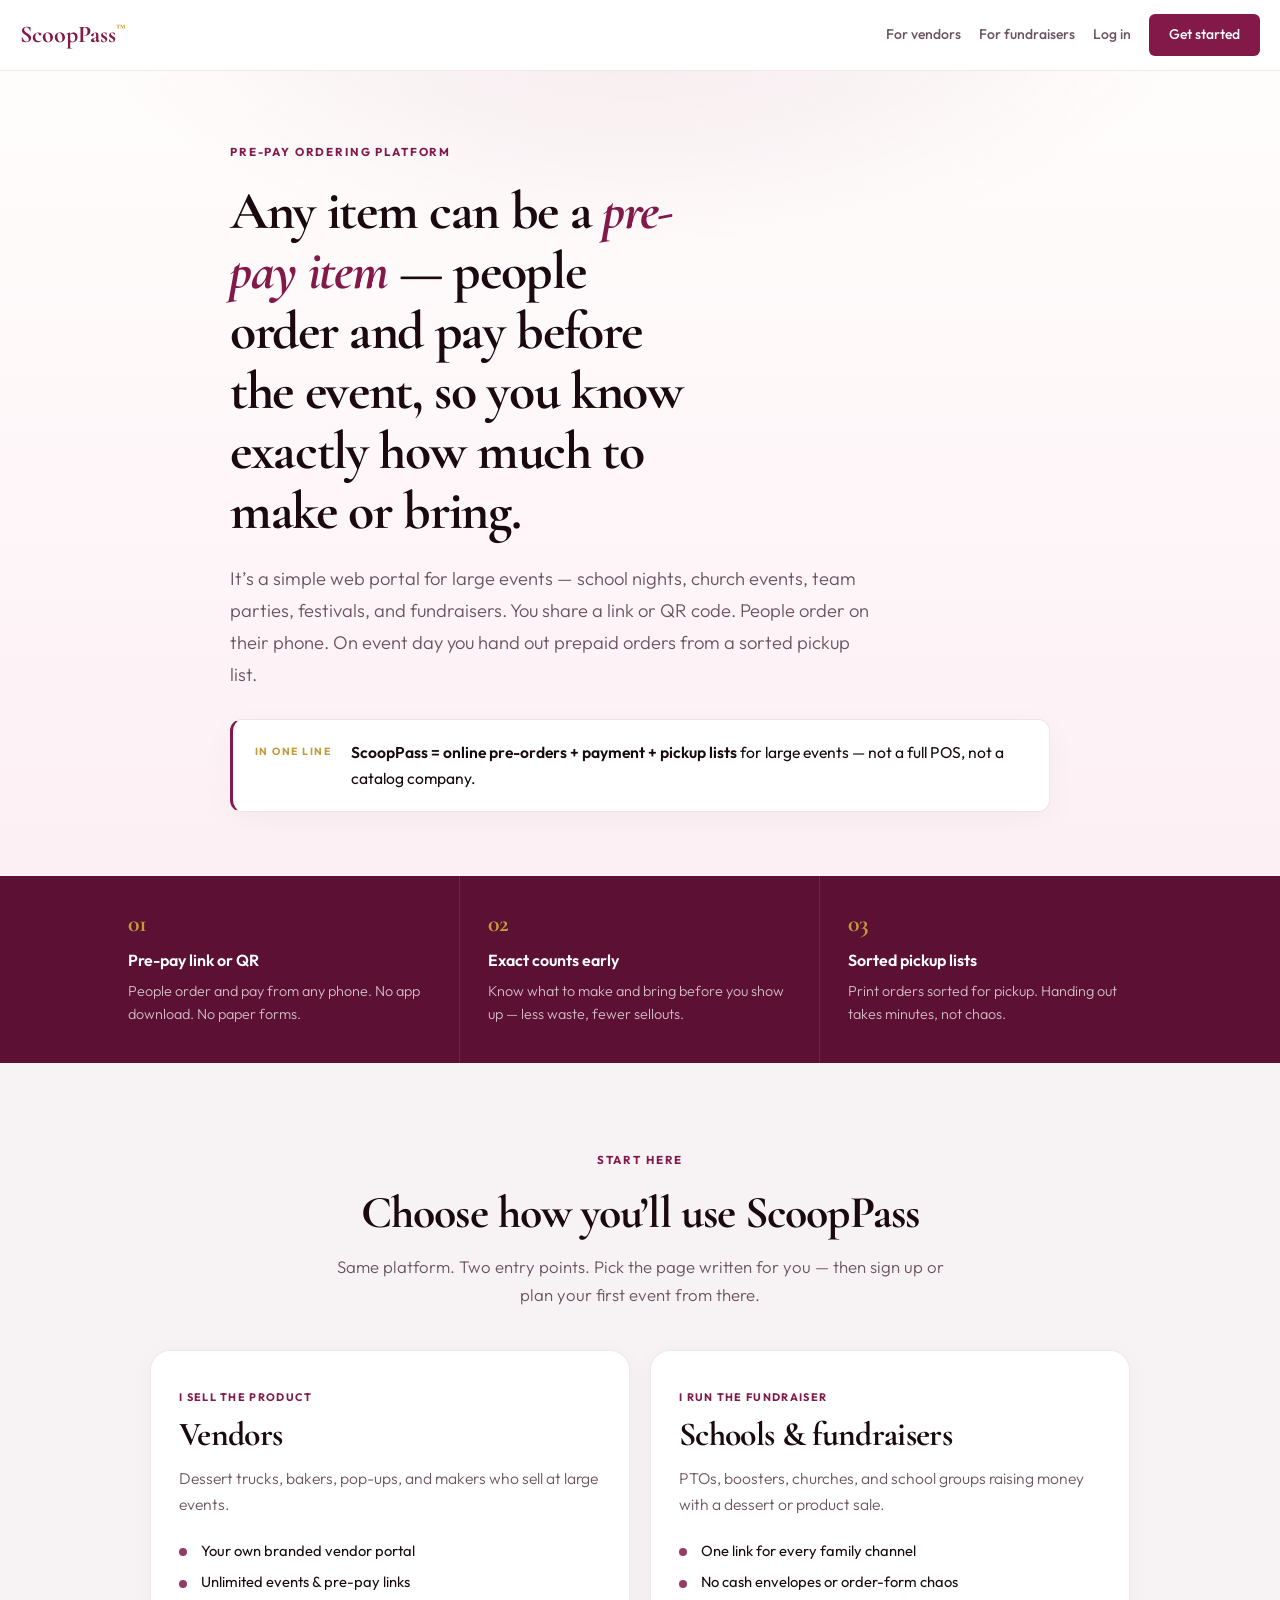
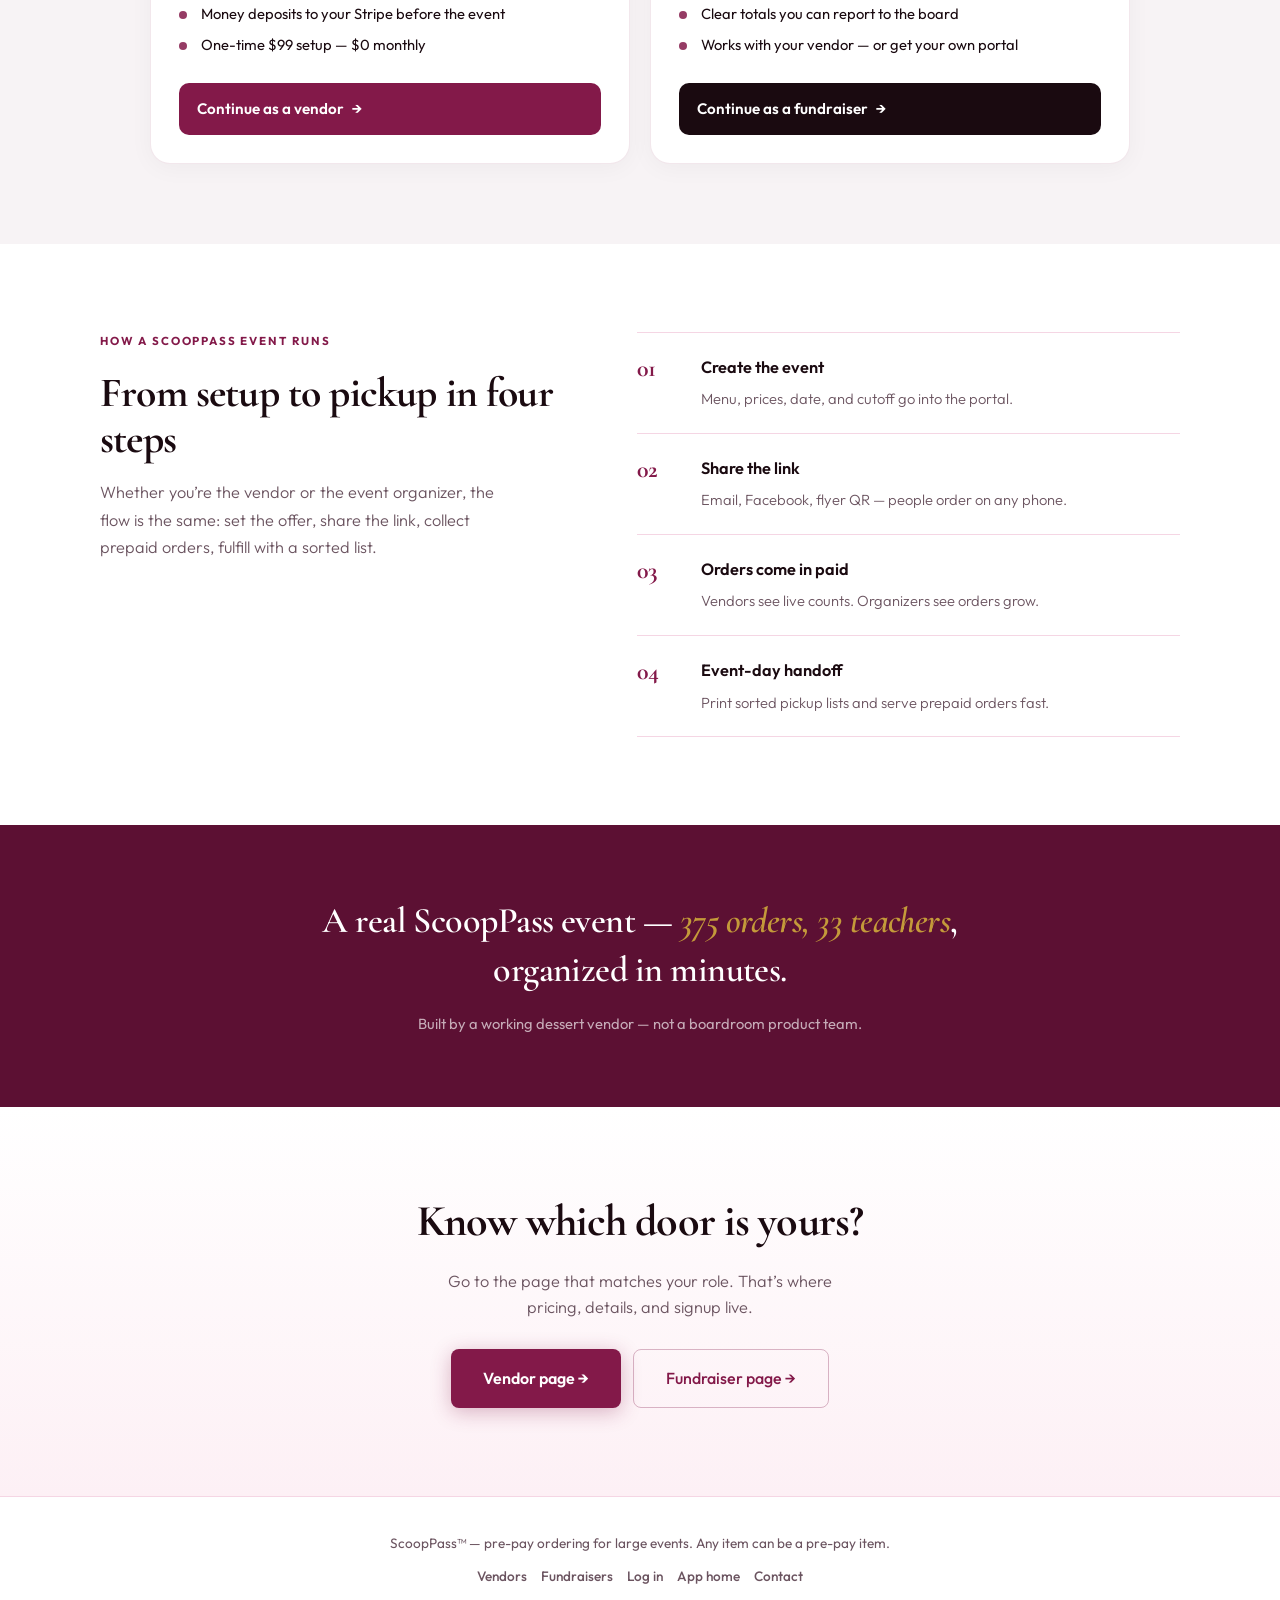
<file: index.html>
<!doctype html>
<html lang="en">
<head>
  <meta charset="utf-8">
  <meta name="viewport" content="width=device-width, initial-scale=1">
  <title>ScoopPass™ — Pre-Pay Ordering for Large Events</title>
  <meta name="description" content="ScoopPass is a pre-pay ordering platform for large events. Any item can be a pre-pay item: people order and pay online before the event, and vendors show up knowing exactly how much to make or bring.">
  <link rel="preconnect" href="https://fonts.googleapis.com">
  <link rel="preconnect" href="https://fonts.gstatic.com" crossorigin>
  <link href="https://fonts.googleapis.com/css2?family=Cormorant+Garamond:ital,wght@0,600;0,700;1,600;1,700&family=Outfit:wght@300;400;500;600;700&display=swap" rel="stylesheet">
  <link rel="stylesheet" href="styles.css">
  <link rel="stylesheet" href="home.css">
</head>
<body class="home">
  <nav class="l-nav">
    <a class="l-nav-logo" href="./">ScoopPass<span>™</span></a>
    <div class="l-nav-links">
      <a href="vendors/">For vendors</a>
      <a href="fundraisers/">For fundraisers</a>
      <a href="https://app.getscooppass.com/login">Log in</a>
      <a class="btn-nav" href="#start">Get started</a>
    </div>
  </nav>

  <!-- HERO: what it is -->
  <header class="home-hero">
    <div class="home-hero-inner">
      <p class="home-eyebrow">Pre-pay ordering platform</p>
      <h1>
        Any item can be a <em>pre-pay item</em> —
        people order and pay before the event, so you know exactly how much to make or bring.
      </h1>
      <p class="home-lead">
        It’s a simple web portal for large events — school nights, church events, team parties,
        festivals, and fundraisers. You share a link or QR code. People order on their phone.
        On event day you hand out prepaid orders from a sorted pickup list.
      </p>
      <div class="home-def">
        <div class="home-def-label">In one line</div>
        <p>
          <strong>ScoopPass = online pre-orders + payment + pickup lists</strong>
          for large events — not a full POS, not a catalog company.
        </p>
      </div>
    </div>
  </header>

  <!-- What you get -->
  <section class="home-strip">
    <div class="home-strip-grid">
      <div class="home-strip-item">
        <span class="home-strip-num">01</span>
        <h3>Pre-pay link or QR</h3>
        <p>People order and pay from any phone. No app download. No paper forms.</p>
      </div>
      <div class="home-strip-item">
        <span class="home-strip-num">02</span>
        <h3>Exact counts early</h3>
        <p>Know what to make and bring before you show up — less waste, fewer sellouts.</p>
      </div>
      <div class="home-strip-item">
        <span class="home-strip-num">03</span>
        <h3>Sorted pickup lists</h3>
        <p>Print orders sorted for pickup. Handing out takes minutes, not chaos.</p>
      </div>
    </div>
  </section>

  <!-- Main funnel -->
  <section class="home-funnel" id="start">
    <div class="home-funnel-head">
      <p class="home-eyebrow dark">Start here</p>
      <h2>Choose how you’ll use ScoopPass</h2>
      <p class="home-funnel-sub">
        Same platform. Two entry points. Pick the page written for you —
        then sign up or plan your first event from there.
      </p>
    </div>

    <div class="home-funnel-grid">
      <a class="home-door home-door-vendor" href="vendors/">
        <div class="home-door-top">
          <span class="home-door-tag">I sell the product</span>
          <h3>Vendors</h3>
          <p class="home-door-desc">
            Dessert trucks, bakers, pop-ups, and makers who sell at large events.
          </p>
        </div>
        <ul class="home-door-list">
          <li>Your own branded vendor portal</li>
          <li>Unlimited events &amp; pre-pay links</li>
          <li>Money deposits to your Stripe before the event</li>
          <li>One-time $99 setup — $0 monthly</li>
        </ul>
        <span class="home-door-cta">Continue as a vendor <span aria-hidden="true">→</span></span>
      </a>

      <a class="home-door home-door-fundraiser" href="fundraisers/">
        <div class="home-door-top">
          <span class="home-door-tag">I run the fundraiser</span>
          <h3>Schools &amp; fundraisers</h3>
          <p class="home-door-desc">
            PTOs, boosters, churches, and school groups raising money with a dessert or product sale.
          </p>
        </div>
        <ul class="home-door-list">
          <li>One link for every family channel</li>
          <li>No cash envelopes or order-form chaos</li>
          <li>Clear totals you can report to the board</li>
          <li>Works with your vendor — or get your own portal</li>
        </ul>
        <span class="home-door-cta">Continue as a fundraiser <span aria-hidden="true">→</span></span>
      </a>
    </div>
  </section>

  <!-- How it works - short -->
  <section class="home-how">
    <div class="home-how-inner">
      <div class="home-how-copy">
        <p class="home-eyebrow">How a ScoopPass event runs</p>
        <h2>From setup to pickup in four steps</h2>
        <p>
          Whether you’re the vendor or the event organizer, the flow is the same:
          set the offer, share the link, collect prepaid orders, fulfill with a sorted list.
        </p>
      </div>
      <ol class="home-how-steps">
        <li>
          <strong>Create the event</strong>
          <span>Menu, prices, date, and cutoff go into the portal.</span>
        </li>
        <li>
          <strong>Share the link</strong>
          <span>Email, Facebook, flyer QR — people order on any phone.</span>
        </li>
        <li>
          <strong>Orders come in paid</strong>
          <span>Vendors see live counts. Organizers see orders grow.</span>
        </li>
        <li>
          <strong>Event-day handoff</strong>
          <span>Print sorted pickup lists and serve prepaid orders fast.</span>
        </li>
      </ol>
    </div>
  </section>

  <!-- Proof -->
  <section class="home-proof">
    <blockquote>
      A real ScoopPass event — <em>375 orders, 33 teachers</em>, organized in minutes.
    </blockquote>
    <p>Built by a working dessert vendor — not a boardroom product team.</p>
  </section>

  <!-- Footer CTA - still routes, doesn't hard-sell signup -->
  <section class="home-bottom">
    <h2>Know which door is yours?</h2>
    <p>Go to the page that matches your role. That’s where pricing, details, and signup live.</p>
    <div class="home-bottom-actions">
      <a class="btn-primary-l" href="vendors/">Vendor page →</a>
      <a class="btn-secondary-l" href="fundraisers/">Fundraiser page →</a>
    </div>
  </section>

  <footer class="l-footer">
    <p>ScoopPass™ — pre-pay ordering for large events. Any item can be a pre-pay item.</p>
    <div class="l-footer-links">
      <a href="vendors/">Vendors</a>
      <a href="fundraisers/">Fundraisers</a>
      <a href="https://app.getscooppass.com/login">Log in</a>
      <a href="https://app.getscooppass.com/">App home</a>
      <a href="mailto:rondavubakery@gmail.com">Contact</a>
    </div>
  </footer>
</body>
</html>
</file>
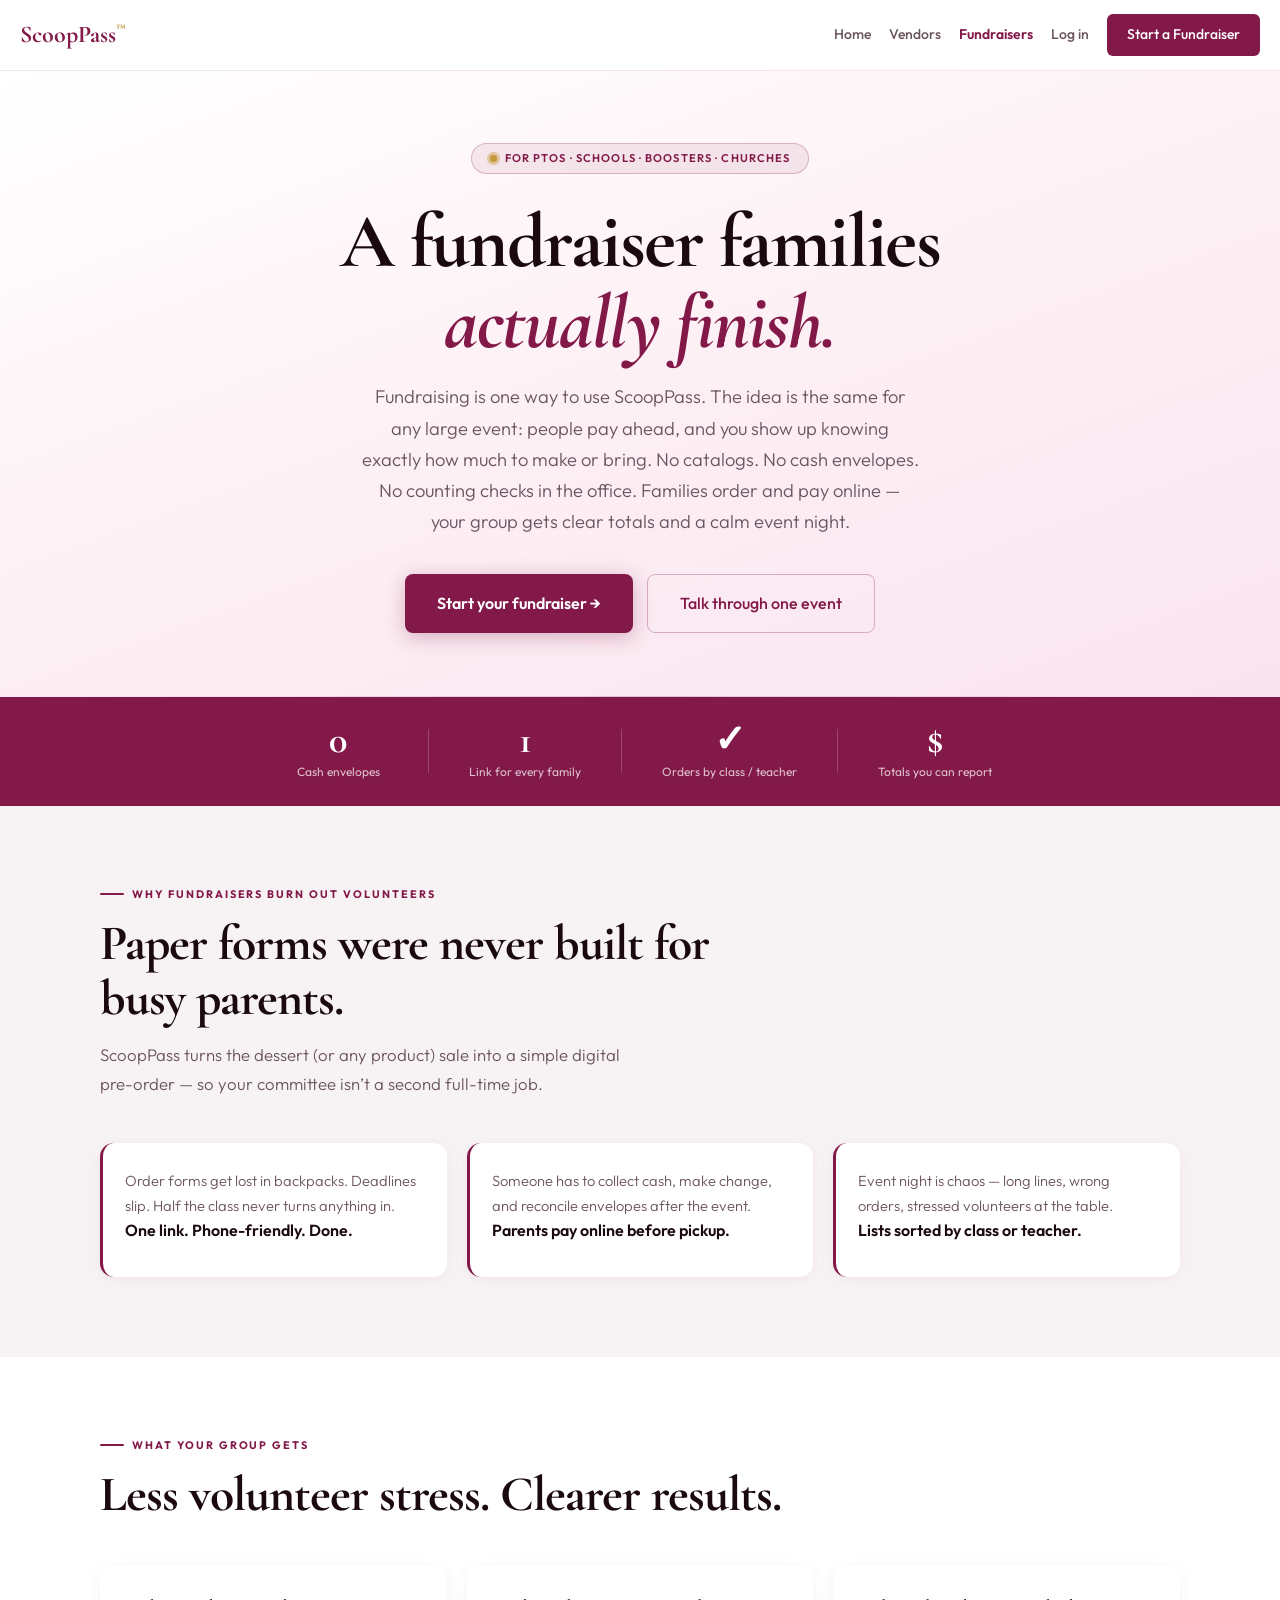
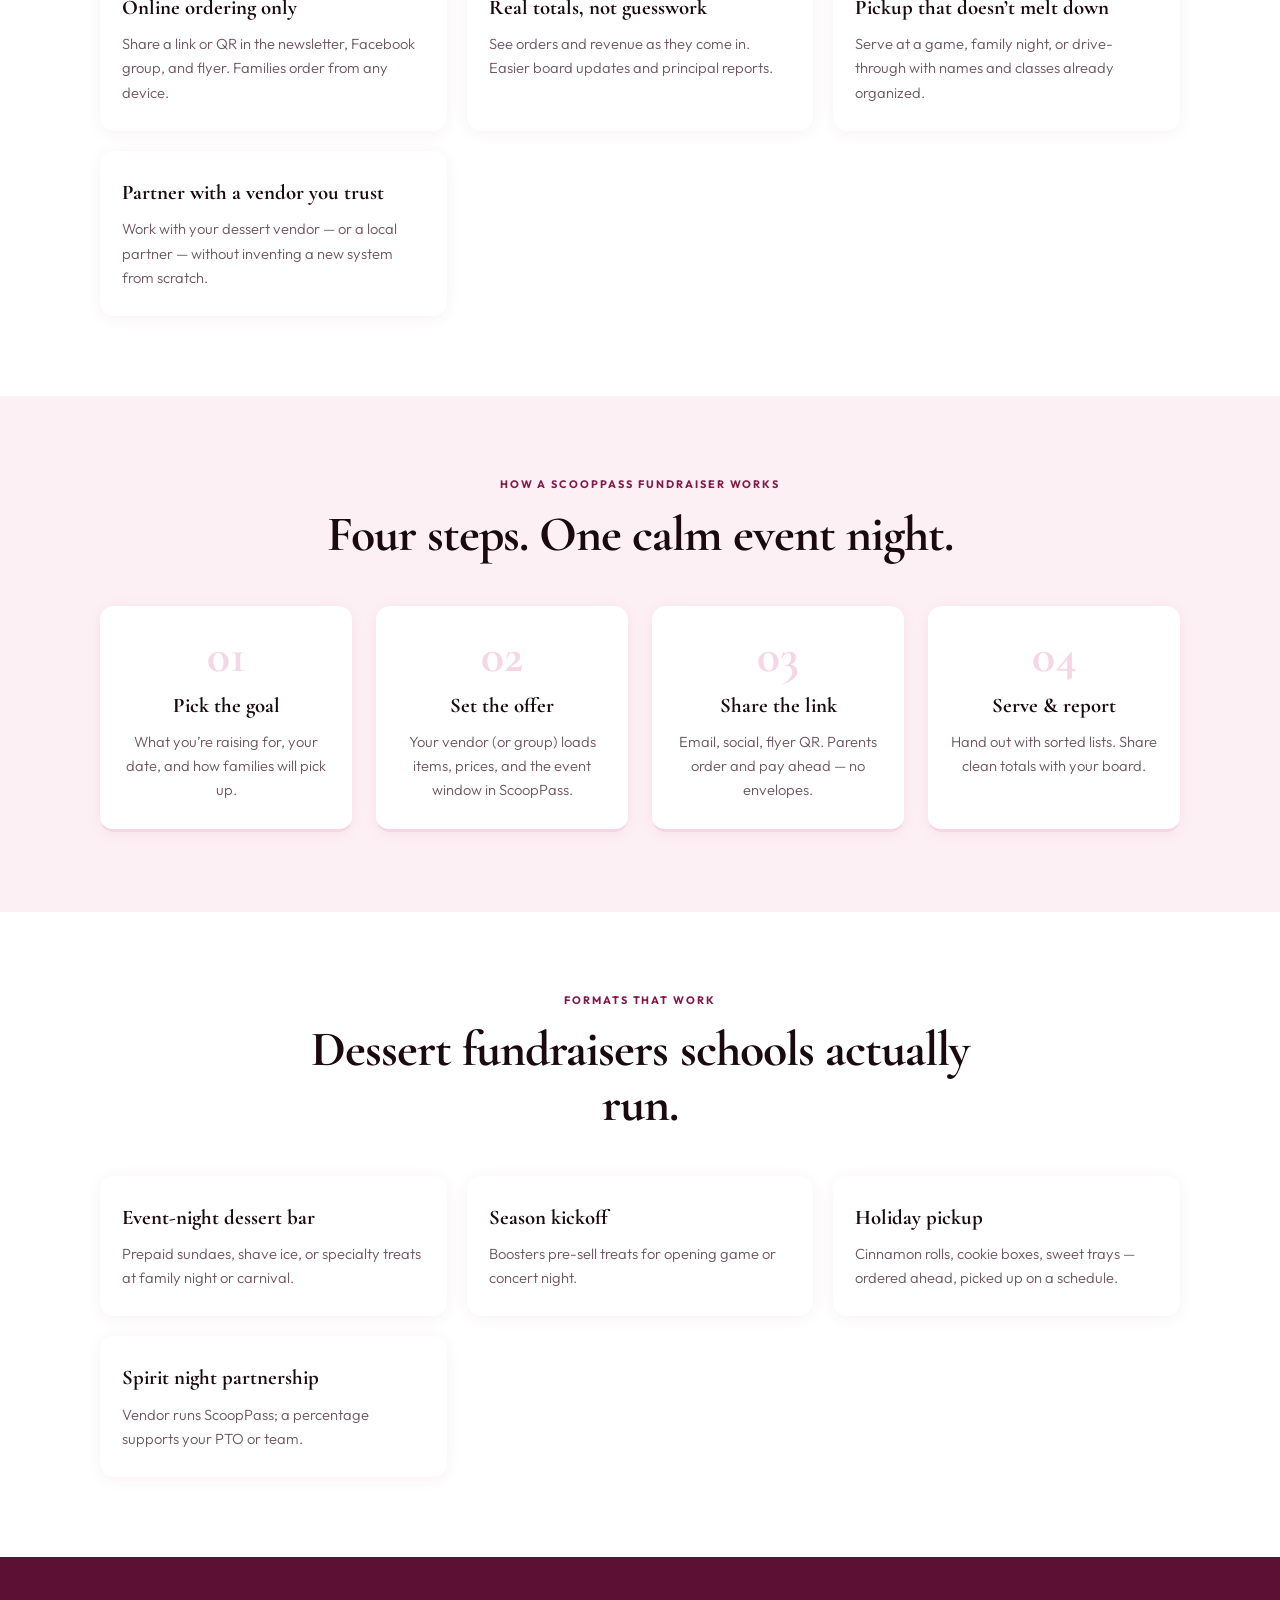
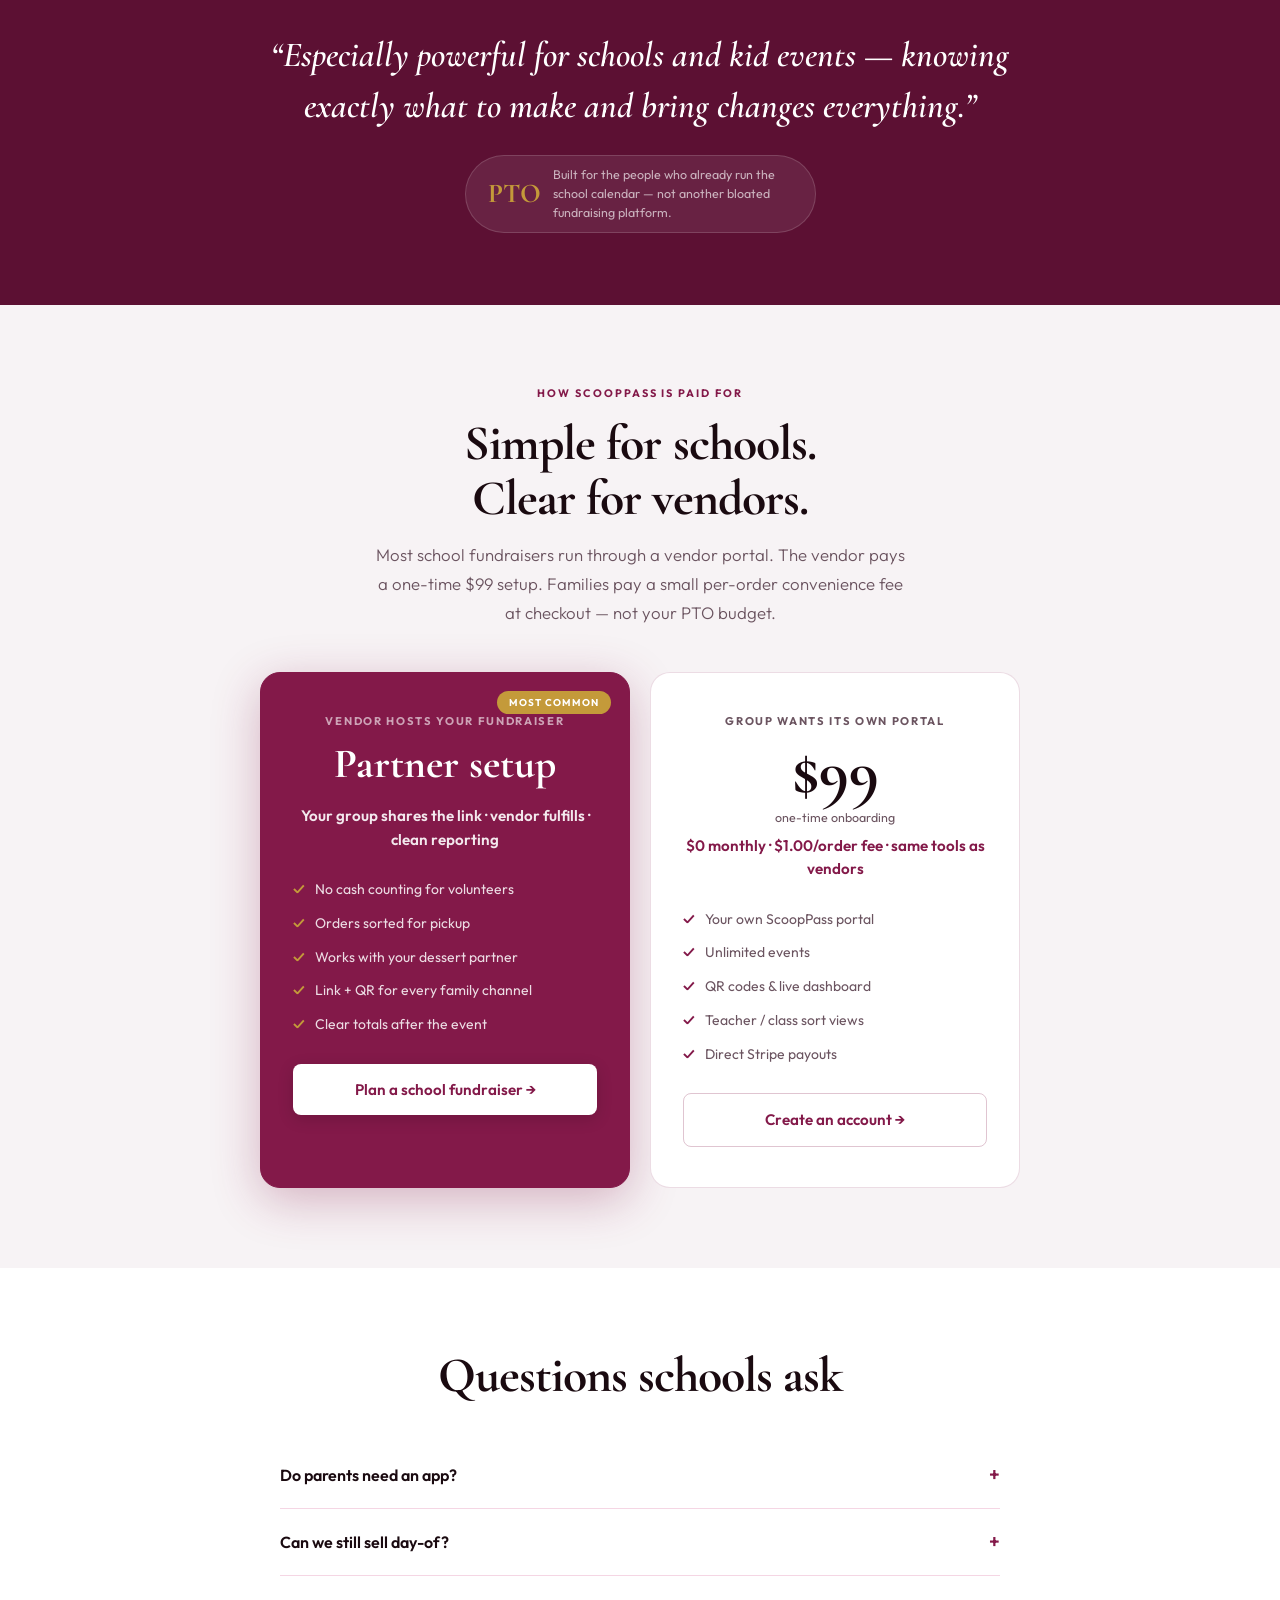
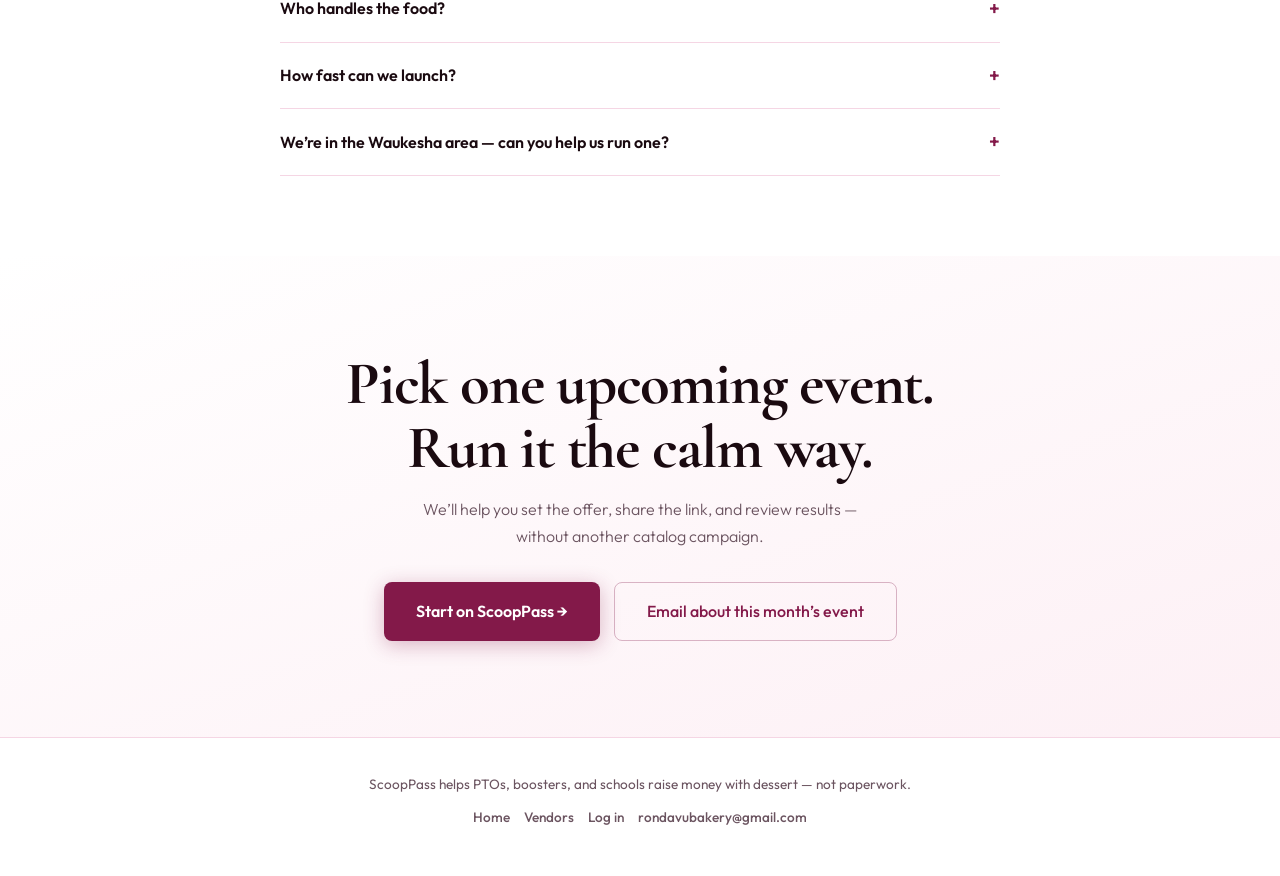
<file: fundraisers/index.html>
<!doctype html>
<html lang="en">
<head>
  <meta charset="utf-8">
  <meta name="viewport" content="width=device-width, initial-scale=1">
  <title>ScoopPass for Fundraisers — School &amp; PTO Pre-Pay Desserts</title>
  <meta name="description" content="Run a dessert fundraiser without cash envelopes or chaos. Families pre-order online. Orders sorted by class or teacher. Perfect for PTOs, boosters, and school events.">
  <link rel="preconnect" href="https://fonts.googleapis.com">
  <link rel="preconnect" href="https://fonts.gstatic.com" crossorigin>
  <link href="https://fonts.googleapis.com/css2?family=Cormorant+Garamond:ital,wght@0,600;0,700;1,600&family=Outfit:wght@300;400;500;600;700&display=swap" rel="stylesheet">
  <link rel="stylesheet" href="../styles.css">
</head>
<body>
  <nav class="l-nav">
    <a class="l-nav-logo" href="../">ScoopPass<span>™</span></a>
    <div class="l-nav-links">
      <a href="../">Home</a>
      <a href="../vendors/">Vendors</a>
      <a class="is-active" href="./">Fundraisers</a>
      <a href="https://app.getscooppass.com/login">Log in</a>
      <a class="btn-nav" href="https://app.getscooppass.com/get-started-founding">Start a Fundraiser</a>
    </div>
  </nav>

  <header class="l-hero">
    <div class="hero-badge">
      <span class="badge-dot"></span>
      <span>For PTOs · schools · boosters · churches</span>
    </div>
    <h1>A fundraiser families<br><em>actually finish.</em></h1>
    <p class="hero-sub">
      Fundraising is one way to use ScoopPass. The idea is the same for any large event:
      people pay ahead, and you show up knowing exactly how much to make or bring.
      No catalogs. No cash envelopes. No counting checks in the office.
      Families order and pay online — your group gets clear totals and a calm event night.
    </p>
    <div class="hero-ctas">
      <a class="btn-primary-l" href="https://app.getscooppass.com/get-started-founding">Start your fundraiser →</a>
      <a class="btn-secondary-l" href="mailto:rondavubakery@gmail.com?subject=School%20fundraiser%20help">Talk through one event</a>
    </div>
  </header>

  <div class="stat-bar">
    <div class="stat-item">
      <div class="stat-num">0</div>
      <div class="stat-label">Cash envelopes</div>
    </div>
    <div class="stat-div"></div>
    <div class="stat-item">
      <div class="stat-num">1</div>
      <div class="stat-label">Link for every family</div>
    </div>
    <div class="stat-div"></div>
    <div class="stat-item">
      <div class="stat-num">✓</div>
      <div class="stat-label">Orders by class / teacher</div>
    </div>
    <div class="stat-div"></div>
    <div class="stat-item">
      <div class="stat-num">$</div>
      <div class="stat-label">Totals you can report</div>
    </div>
  </div>

  <section class="l-section pain-section">
    <div class="l-container">
      <p class="section-label">Why fundraisers burn out volunteers</p>
      <h2 class="section-title">Paper forms were never built for busy parents.</h2>
      <p class="section-body">ScoopPass turns the dessert (or any product) sale into a simple digital pre-order — so your committee isn’t a second full-time job.</p>
      <div class="pain-grid">
        <div class="pain-card">
          <p>Order forms get lost in backpacks. Deadlines slip. Half the class never turns anything in.</p>
          <strong>One link. Phone-friendly. Done.</strong>
        </div>
        <div class="pain-card">
          <p>Someone has to collect cash, make change, and reconcile envelopes after the event.</p>
          <strong>Parents pay online before pickup.</strong>
        </div>
        <div class="pain-card">
          <p>Event night is chaos — long lines, wrong orders, stressed volunteers at the table.</p>
          <strong>Lists sorted by class or teacher.</strong>
        </div>
      </div>
    </div>
  </section>

  <section class="l-section">
    <div class="l-container">
      <p class="section-label">What your group gets</p>
      <h2 class="section-title">Less volunteer stress. Clearer results.</h2>
      <div class="benefit-grid">
        <div class="benefit-card">
          <h3>Online ordering only</h3>
          <p>Share a link or QR in the newsletter, Facebook group, and flyer. Families order from any device.</p>
        </div>
        <div class="benefit-card">
          <h3>Real totals, not guesswork</h3>
          <p>See orders and revenue as they come in. Easier board updates and principal reports.</p>
        </div>
        <div class="benefit-card">
          <h3>Pickup that doesn’t melt down</h3>
          <p>Serve at a game, family night, or drive-through with names and classes already organized.</p>
        </div>
        <div class="benefit-card">
          <h3>Partner with a vendor you trust</h3>
          <p>Work with your dessert vendor — or a local partner — without inventing a new system from scratch.</p>
        </div>
      </div>
    </div>
  </section>

  <section class="l-section how-section">
    <div class="l-container center">
      <p class="section-label">How a ScoopPass fundraiser works</p>
      <h2 class="section-title">Four steps. One calm event night.</h2>
      <div class="steps">
        <div class="step">
          <div class="step-num">01</div>
          <h3 class="step-title">Pick the goal</h3>
          <p class="step-body">What you’re raising for, your date, and how families will pick up.</p>
        </div>
        <div class="step">
          <div class="step-num">02</div>
          <h3 class="step-title">Set the offer</h3>
          <p class="step-body">Your vendor (or group) loads items, prices, and the event window in ScoopPass.</p>
        </div>
        <div class="step">
          <div class="step-num">03</div>
          <h3 class="step-title">Share the link</h3>
          <p class="step-body">Email, social, flyer QR. Parents order and pay ahead — no envelopes.</p>
        </div>
        <div class="step">
          <div class="step-num">04</div>
          <h3 class="step-title">Serve &amp; report</h3>
          <p class="step-body">Hand out with sorted lists. Share clean totals with your board.</p>
        </div>
      </div>
    </div>
  </section>

  <section class="l-section">
    <div class="l-container center">
      <p class="section-label">Formats that work</p>
      <h2 class="section-title">Dessert fundraisers schools actually run.</h2>
      <div class="card-grid" style="text-align:left">
        <div class="benefit-card">
          <h3>Event-night dessert bar</h3>
          <p>Prepaid sundaes, shave ice, or specialty treats at family night or carnival.</p>
        </div>
        <div class="benefit-card">
          <h3>Season kickoff</h3>
          <p>Boosters pre-sell treats for opening game or concert night.</p>
        </div>
        <div class="benefit-card">
          <h3>Holiday pickup</h3>
          <p>Cinnamon rolls, cookie boxes, sweet trays — ordered ahead, picked up on a schedule.</p>
        </div>
        <div class="benefit-card">
          <h3>Spirit night partnership</h3>
          <p>Vendor runs ScoopPass; a percentage supports your PTO or team.</p>
        </div>
      </div>
    </div>
  </section>

  <section class="l-section proof-section">
    <p class="proof-quote">“Especially powerful for schools and kid events — knowing exactly what to make and bring changes everything.”</p>
    <div class="proof-pill">
      <div class="proof-num">PTO</div>
      <div class="proof-text">Built for the people who already run the school calendar — not another bloated fundraising platform.</div>
    </div>
  </section>

  <section class="l-section pricing-section" id="pricing">
    <div class="l-container center">
      <p class="section-label">How ScoopPass is paid for</p>
      <h2 class="section-title">Simple for schools.<br>Clear for vendors.</h2>
      <p class="section-body">
        Most school fundraisers run through a vendor portal. The vendor pays a one-time $99 setup. Families pay a small per-order convenience fee at checkout —
        not your PTO budget.
      </p>
      <div class="pricing-grid">
        <div class="pricing-card pricing-founding">
          <div class="pricing-badge">Most common</div>
          <div class="pricing-tier">Vendor hosts your fundraiser</div>
          <div class="pricing-price" style="font-size:2.6rem;line-height:1.1;margin:12px 0 16px">Partner setup</div>
          <div class="pricing-tx">Your group shares the link · vendor fulfills · clean reporting</div>
          <ul class="pricing-list">
            <li>No cash counting for volunteers</li>
            <li>Orders sorted for pickup</li>
            <li>Works with your dessert partner</li>
            <li>Link + QR for every family channel</li>
            <li>Clear totals after the event</li>
          </ul>
          <a class="btn-p btn-p-fill" href="mailto:rondavubakery@gmail.com?subject=School%20fundraiser%20with%20ScoopPass">Plan a school fundraiser →</a>
        </div>
        <div class="pricing-card pricing-standard">
          <div class="pricing-tier">Group wants its own portal</div>
          <div class="pricing-price">$99</div>
          <div class="pricing-setup">one-time onboarding</div>
          <div class="pricing-tx">$0 monthly · $1.00/order fee · same tools as vendors</div>
          <ul class="pricing-list">
            <li>Your own ScoopPass portal</li>
            <li>Unlimited events</li>
            <li>QR codes &amp; live dashboard</li>
            <li>Teacher / class sort views</li>
            <li>Direct Stripe payouts</li>
          </ul>
          <a class="btn-p btn-p-outline" href="https://app.getscooppass.com/get-started-founding">Create an account →</a>
        </div>
      </div>
    </div>
  </section>

  <section class="l-section">
    <div class="l-container">
      <h2 class="section-title center" style="margin-left:auto;margin-right:auto;text-align:center">Questions schools ask</h2>
      <div class="faq-list">
        <details class="faq-item">
          <summary>Do parents need an app?</summary>
          <p>No. They open a link or scan a QR code on any phone and check out in the browser.</p>
        </details>
        <details class="faq-item">
          <summary>Can we still sell day-of?</summary>
          <p>Yes. Pre-pay covers the bulk of orders so you know counts; you can still offer limited day-of sales if you want.</p>
        </details>
        <details class="faq-item">
          <summary>Who handles the food?</summary>
          <p>Your dessert vendor or approved partner. ScoopPass is the pre-pay and organization layer — not a replacement for a real baker or truck.</p>
        </details>
        <details class="faq-item">
          <summary>How fast can we launch?</summary>
          <p>If you have a date and a vendor, setup can happen in a single planning call plus a short portal setup — often ready the same week.</p>
        </details>
        <details class="faq-item">
          <summary>We’re in the Waukesha area — can you help us run one?</summary>
          <p>Yes. Email rondavubakery@gmail.com with your school, date, and rough headcount. We’ll map a simple pilot.</p>
        </details>
      </div>
    </div>
  </section>

  <section class="cta-section">
    <h2 class="cta-title">Pick one upcoming event.<br>Run it the calm way.</h2>
    <p class="cta-sub">We’ll help you set the offer, share the link, and review results — without another catalog campaign.</p>
    <div class="hero-ctas">
      <a class="btn-primary-l" href="https://app.getscooppass.com/get-started-founding">Start on ScoopPass →</a>
      <a class="btn-secondary-l" href="mailto:rondavubakery@gmail.com?subject=School%20event%20this%20month">Email about this month’s event</a>
    </div>
  </section>

  <footer class="l-footer">
    <p>ScoopPass helps PTOs, boosters, and schools raise money with dessert — not paperwork.</p>
    <div class="l-footer-links">
      <a href="../">Home</a>
      <a href="../vendors/">Vendors</a>
      <a href="https://app.getscooppass.com/login">Log in</a>
      <a href="mailto:rondavubakery@gmail.com">rondavubakery@gmail.com</a>
    </div>
  </footer>
</body>
</html>
</file>
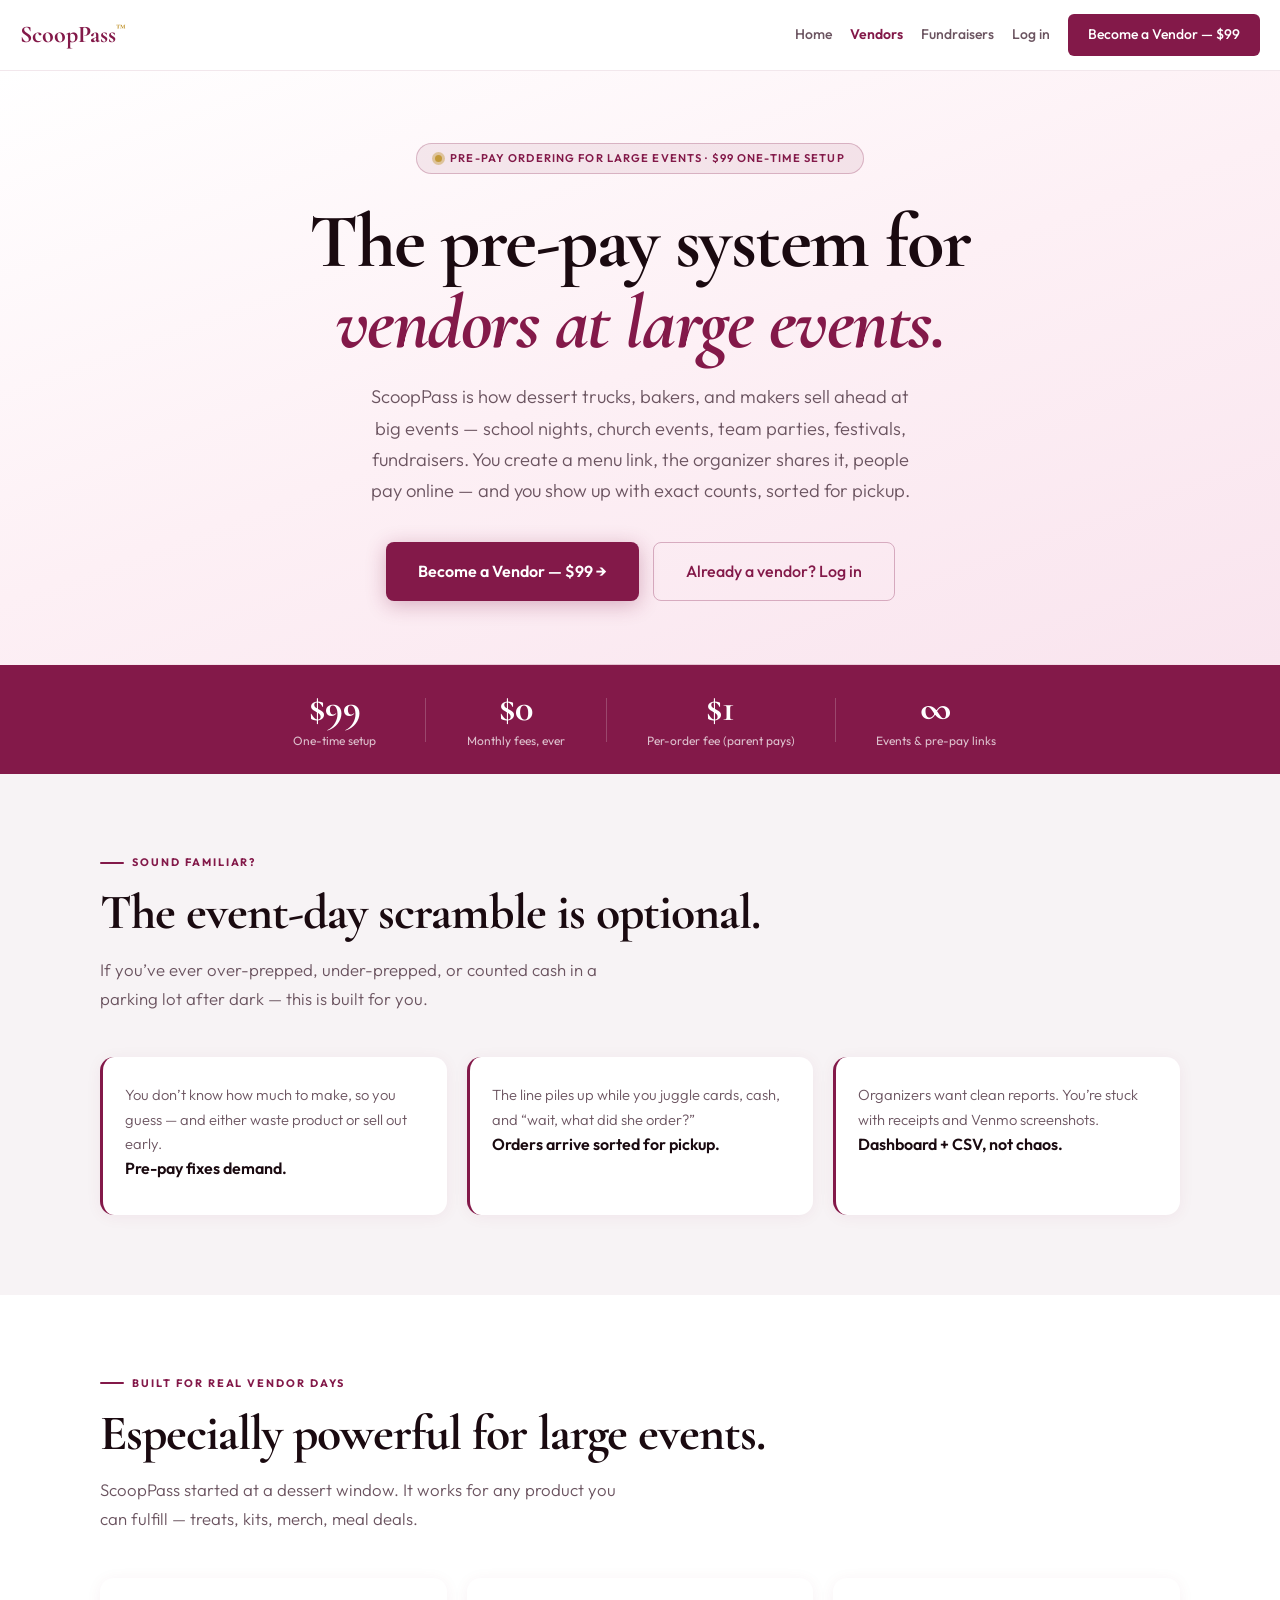
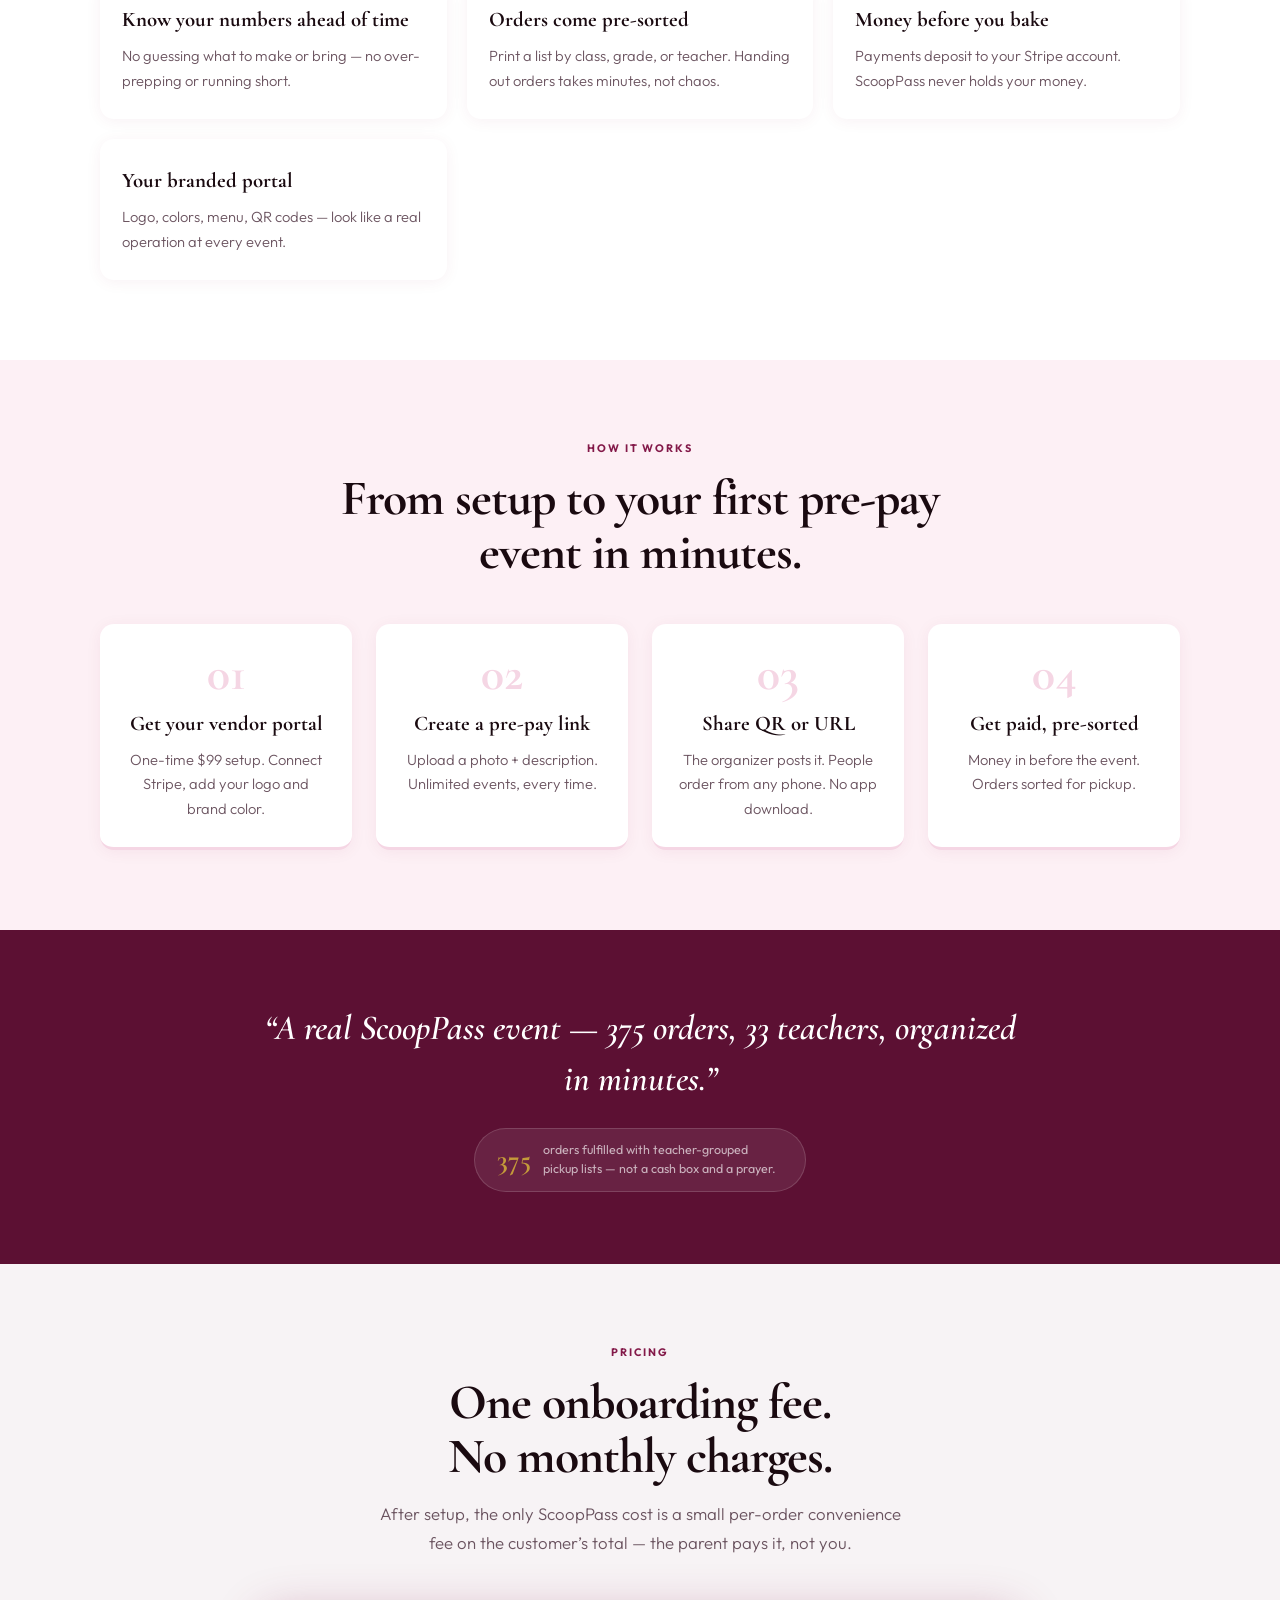
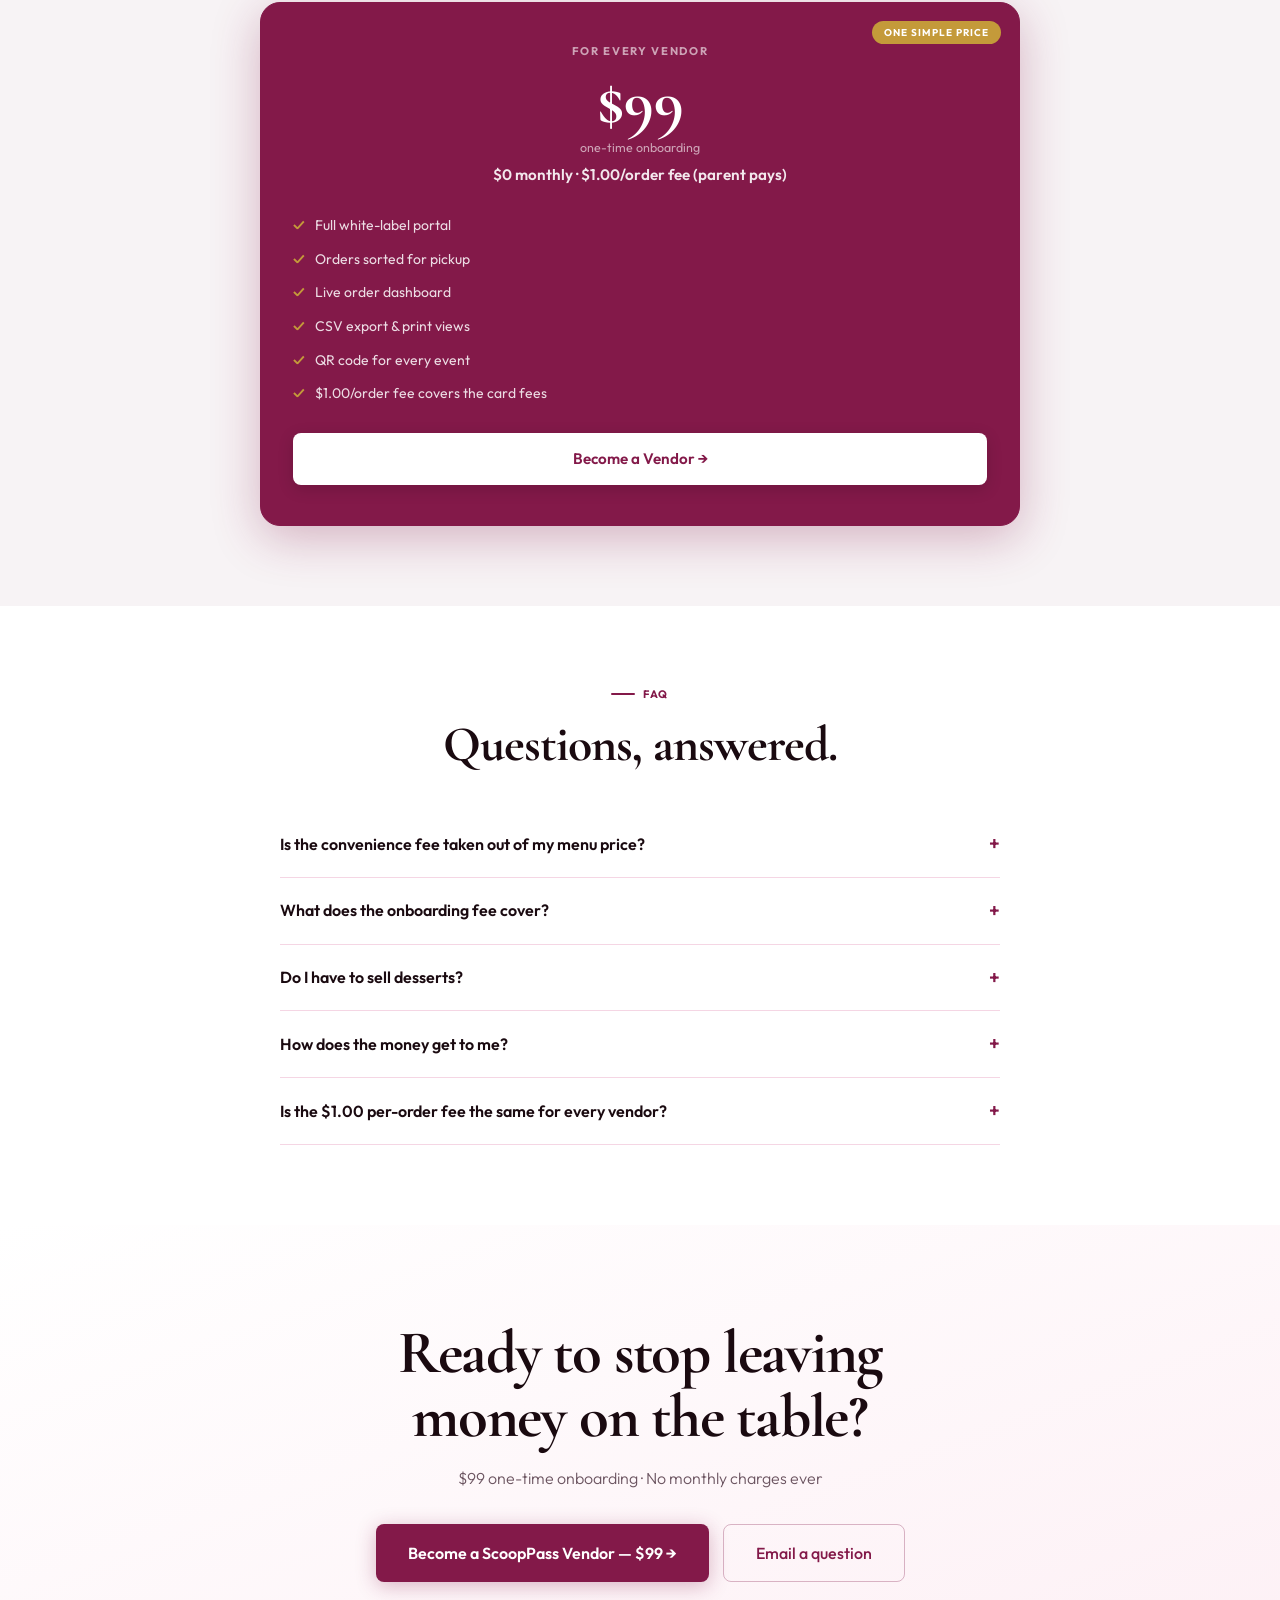
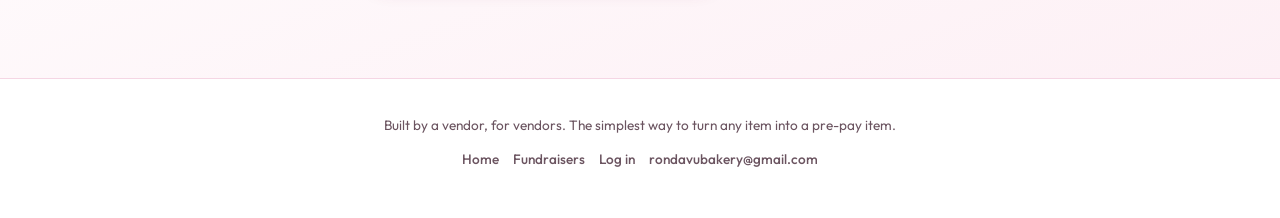
<file: vendors/index.html>
<!doctype html>
<html lang="en">
<head>
  <meta charset="utf-8">
  <meta name="viewport" content="width=device-width, initial-scale=1">
  <title>ScoopPass for Vendors — Pre-Pay Ordering for Large Events</title>
  <meta name="description" content="Become a ScoopPass vendor. One-time $99 setup, $0 monthly. Pre-pay links, sorted pickup lists, and money before the event.">
  <link rel="preconnect" href="https://fonts.googleapis.com">
  <link rel="preconnect" href="https://fonts.gstatic.com" crossorigin>
  <link href="https://fonts.googleapis.com/css2?family=Cormorant+Garamond:ital,wght@0,600;0,700;1,600&family=Outfit:wght@300;400;500;600;700&display=swap" rel="stylesheet">
  <link rel="stylesheet" href="../styles.css">
</head>
<body>
  <nav class="l-nav">
    <a class="l-nav-logo" href="../">ScoopPass<span>™</span></a>
    <div class="l-nav-links">
      <a href="../">Home</a>
      <a class="is-active" href="./">Vendors</a>
      <a href="../fundraisers/">Fundraisers</a>
      <a href="https://app.getscooppass.com/login">Log in</a>
      <a class="btn-nav" href="https://app.getscooppass.com/get-started-founding">Become a Vendor — $99</a>
    </div>
  </nav>

  <header class="l-hero">
    <div class="hero-badge">
      <span class="badge-dot"></span>
      <span>Pre-pay ordering for large events · $99 one-time setup</span>
    </div>
    <h1>The pre-pay system for<br><em>vendors at large events.</em></h1>
    <p class="hero-sub">
      ScoopPass is how dessert trucks, bakers, and makers sell ahead at big events —
      school nights, church events, team parties, festivals, fundraisers.
      You create a menu link, the organizer shares it, people pay online — and you show up
      with exact counts, sorted for pickup.
    </p>
    <div class="hero-ctas">
      <a class="btn-primary-l" href="https://app.getscooppass.com/get-started-founding">Become a Vendor — $99 →</a>
      <a class="btn-secondary-l" href="https://app.getscooppass.com/login">Already a vendor? Log in</a>
    </div>
  </header>

  <div class="stat-bar">
    <div class="stat-item">
      <div class="stat-num">$99</div>
      <div class="stat-label">One-time setup</div>
    </div>
    <div class="stat-div"></div>
    <div class="stat-item">
      <div class="stat-num">$0</div>
      <div class="stat-label">Monthly fees, ever</div>
    </div>
    <div class="stat-div"></div>
    <div class="stat-item">
      <div class="stat-num">$1</div>
      <div class="stat-label">Per-order fee (parent pays)</div>
    </div>
    <div class="stat-div"></div>
    <div class="stat-item">
      <div class="stat-num">∞</div>
      <div class="stat-label">Events &amp; pre-pay links</div>
    </div>
  </div>

  <section class="l-section pain-section">
    <div class="l-container">
      <p class="section-label">Sound familiar?</p>
      <h2 class="section-title">The event-day scramble is optional.</h2>
      <p class="section-body">If you’ve ever over-prepped, under-prepped, or counted cash in a parking lot after dark — this is built for you.</p>
      <div class="pain-grid">
        <div class="pain-card">
          <p>You don’t know how much to make, so you guess — and either waste product or sell out early.</p>
          <strong>Pre-pay fixes demand.</strong>
        </div>
        <div class="pain-card">
          <p>The line piles up while you juggle cards, cash, and “wait, what did she order?”</p>
          <strong>Orders arrive sorted for pickup.</strong>
        </div>
        <div class="pain-card">
          <p>Organizers want clean reports. You’re stuck with receipts and Venmo screenshots.</p>
          <strong>Dashboard + CSV, not chaos.</strong>
        </div>
      </div>
    </div>
  </section>

  <section class="l-section">
    <div class="l-container">
      <p class="section-label">Built for real vendor days</p>
      <h2 class="section-title">Especially powerful for large events.</h2>
      <p class="section-body">ScoopPass started at a dessert window. It works for any product you can fulfill — treats, kits, merch, meal deals.</p>
      <div class="benefit-grid">
        <div class="benefit-card">
          <h3>Know your numbers ahead of time</h3>
          <p>No guessing what to make or bring — no over-prepping or running short.</p>
        </div>
        <div class="benefit-card">
          <h3>Orders come pre-sorted</h3>
          <p>Print a list by class, grade, or teacher. Handing out orders takes minutes, not chaos.</p>
        </div>
        <div class="benefit-card">
          <h3>Money before you bake</h3>
          <p>Payments deposit to your Stripe account. ScoopPass never holds your money.</p>
        </div>
        <div class="benefit-card">
          <h3>Your branded portal</h3>
          <p>Logo, colors, menu, QR codes — look like a real operation at every event.</p>
        </div>
      </div>
    </div>
  </section>

  <section class="l-section how-section">
    <div class="l-container center">
      <p class="section-label">How it works</p>
      <h2 class="section-title">From setup to your first pre-pay event in minutes.</h2>
      <div class="steps">
        <div class="step">
          <div class="step-num">01</div>
          <h3 class="step-title">Get your vendor portal</h3>
          <p class="step-body">One-time $99 setup. Connect Stripe, add your logo and brand color.</p>
        </div>
        <div class="step">
          <div class="step-num">02</div>
          <h3 class="step-title">Create a pre-pay link</h3>
          <p class="step-body">Upload a photo + description. Unlimited events, every time.</p>
        </div>
        <div class="step">
          <div class="step-num">03</div>
          <h3 class="step-title">Share QR or URL</h3>
          <p class="step-body">The organizer posts it. People order from any phone. No app download.</p>
        </div>
        <div class="step">
          <div class="step-num">04</div>
          <h3 class="step-title">Get paid, pre-sorted</h3>
          <p class="step-body">Money in before the event. Orders sorted for pickup.</p>
        </div>
      </div>
    </div>
  </section>

  <section class="l-section proof-section">
    <p class="proof-quote">“A real ScoopPass event — 375 orders, 33 teachers, organized in minutes.”</p>
    <div class="proof-pill">
      <div class="proof-num">375</div>
      <div class="proof-text">orders fulfilled with teacher-grouped pickup lists — not a cash box and a prayer.</div>
    </div>
  </section>

  <section class="l-section pricing-section" id="pricing">
    <div class="l-container center">
      <p class="section-label">Pricing</p>
      <h2 class="section-title">One onboarding fee.<br>No monthly charges.</h2>
      <p class="section-body">After setup, the only ScoopPass cost is a small per-order convenience fee on the customer’s total — the parent pays it, not you.</p>
      <div class="pricing-grid">
        <div class="pricing-card pricing-founding">
          <div class="pricing-badge">One simple price</div>
          <div class="pricing-tier">For every vendor</div>
          <div class="pricing-price">$99</div>
          <div class="pricing-setup">one-time onboarding</div>
          <div class="pricing-tx">$0 monthly · $1.00/order fee (parent pays)</div>
          <ul class="pricing-list">
            <li>Full white-label portal</li>
            <li>Orders sorted for pickup</li>
            <li>Live order dashboard</li>
            <li>CSV export &amp; print views</li>
            <li>QR code for every event</li>
            <li>$1.00/order fee covers the card fees</li>
          </ul>
          <a class="btn-p btn-p-fill" href="https://app.getscooppass.com/get-started-founding">Become a Vendor →</a>
        </div>
      </div>
    </div>
  </section>

  <section class="l-section">
    <div class="l-container">
      <p class="section-label center" style="justify-content:center">FAQ</p>
      <h2 class="section-title center" style="margin-left:auto;margin-right:auto;text-align:center">Questions, answered.</h2>
      <div class="faq-list">
        <details class="faq-item">
          <summary>Is the convenience fee taken out of my menu price?</summary>
          <p>No. The per-order convenience fee is added on the customer’s total. You set your menu prices; parents see the fee at checkout.</p>
        </details>
        <details class="faq-item">
          <summary>What does the onboarding fee cover?</summary>
          <p>Your branded vendor portal, Stripe connect setup path, unlimited events, QR codes, dashboards, and print/CSV tools — with $0 monthly after that.</p>
        </details>
        <details class="faq-item">
          <summary>Do I have to sell desserts?</summary>
          <p>No. Any product you can fulfill works — treats, kits, merch, meal deals. If you can deliver it at an event or pickup, ScoopPass can pre-sell it.</p>
        </details>
        <details class="faq-item">
          <summary>How does the money get to me?</summary>
          <p>Payments deposit directly into your connected Stripe account. ScoopPass never holds your money. Standard Stripe payout timing applies.</p>
        </details>
        <details class="faq-item">
          <summary>Is the $1.00 per-order fee the same for every vendor?</summary>
          <p>Yes. Every vendor pays the same $1.00 per-order convenience fee, paid by parents at checkout. It covers the card fees, so you keep 100% of your menu price.</p>
        </details>
      </div>
    </div>
  </section>

  <section class="cta-section">
    <h2 class="cta-title">Ready to stop leaving<br>money on the table?</h2>
    <p class="cta-sub">$99 one-time onboarding · No monthly charges ever</p>
    <div class="hero-ctas">
      <a class="btn-primary-l" href="https://app.getscooppass.com/get-started-founding">Become a ScoopPass Vendor — $99 →</a>
      <a class="btn-secondary-l" href="mailto:rondavubakery@gmail.com?subject=Vendor%20question">Email a question</a>
    </div>
  </section>

  <footer class="l-footer">
    <p>Built by a vendor, for vendors. The simplest way to turn any item into a pre-pay item.</p>
    <div class="l-footer-links">
      <a href="../">Home</a>
      <a href="../fundraisers/">Fundraisers</a>
      <a href="https://app.getscooppass.com/login">Log in</a>
      <a href="mailto:rondavubakery@gmail.com">rondavubakery@gmail.com</a>
    </div>
  </footer>
</body>
</html>
</file>
<file: styles.css>
:root {
  --berry: #831949;
  --berry-deep: #5c1033;
  --berry-glow: #b02460;
  --berry-pale: #fdf0f5;
  --berry-light: #f5d6e4;
  --gold: #c49a3a;
  --ink: #1a0a10;
  --gray: #6b5460;
  --gray-light: #f7f3f5;
}

*, *::before, *::after { box-sizing: border-box; margin: 0; padding: 0; }
html { scroll-behavior: smooth; }
body {
  font-family: 'Outfit', system-ui, sans-serif;
  background: #fff;
  color: var(--ink);
  line-height: 1.55;
}
a { color: inherit; }
img { max-width: 100%; display: block; }

/* Nav */
.l-nav {
  position: sticky; top: 0; z-index: 100;
  display: flex; align-items: center; justify-content: space-between;
  padding: 14px 20px;
  background: rgba(255,255,255,.95);
  backdrop-filter: blur(12px);
  border-bottom: 1px solid rgba(131,25,73,.1);
  gap: 10px 16px; flex-wrap: wrap;
}
.l-nav-logo {
  font-family: 'Cormorant Garamond', Georgia, serif;
  font-size: 1.5rem; font-weight: 700;
  color: var(--berry); text-decoration: none;
}
.l-nav-logo span { color: var(--gold); font-size: .55em; vertical-align: super; }
.l-nav-links { display: flex; align-items: center; gap: 18px; flex-wrap: wrap; }
.l-nav-links a {
  color: var(--gray); text-decoration: none;
  font-size: .875rem; font-weight: 500;
}
.l-nav-links a:hover { color: var(--berry); }
.l-nav-links a.is-active { color: var(--berry); font-weight: 600; }
.btn-nav {
  background: var(--berry); color: #fff !important;
  padding: 10px 20px; border-radius: 6px;
  font-weight: 600; font-size: .875rem; text-decoration: none !important;
  transition: background .2s, transform .15s;
}
.btn-nav:hover { background: var(--berry-glow); transform: translateY(-1px); }

/* Hero */
.l-hero {
  background: linear-gradient(160deg, #fff 0%, #fdf0f5 50%, #f9e4ee 100%);
  padding: 72px 24px 64px;
  text-align: center;
  position: relative; overflow: hidden;
}
.l-hero::before {
  content: ''; position: absolute; bottom: 0; left: 0; right: 0; height: 1px;
  background: linear-gradient(90deg, transparent, rgba(131,25,73,.2), transparent);
}
.hero-badge {
  display: inline-flex; align-items: center; gap: 8px;
  background: rgba(131,25,73,.08);
  border: 1px solid rgba(131,25,73,.25);
  border-radius: 100px; padding: 6px 18px; margin-bottom: 28px;
}
.badge-dot {
  width: 7px; height: 7px; border-radius: 50%; background: var(--gold); position: relative;
}
.badge-dot::after {
  content: ''; position: absolute; inset: -3px; border-radius: 50%;
  background: var(--gold); opacity: .45;
}
.hero-badge span {
  font-size: .7rem; font-weight: 600; letter-spacing: .1em;
  text-transform: uppercase; color: var(--berry);
}
.l-hero h1 {
  font-family: 'Cormorant Garamond', Georgia, serif;
  font-weight: 700; line-height: 1.05; letter-spacing: -.02em;
  font-size: clamp(2.4rem, 6vw, 4.8rem);
  max-width: 900px; margin: 0 auto 18px; color: var(--ink);
}
.l-hero h1 em { font-style: italic; color: var(--berry); }
.hero-sub {
  font-size: clamp(1rem, 2vw, 1.15rem);
  color: var(--gray); max-width: 560px; margin: 0 auto 36px;
  line-height: 1.7; font-weight: 300;
}
.hero-ctas {
  display: flex; gap: 14px; flex-wrap: wrap; justify-content: center;
}
.btn-primary-l {
  display: inline-flex; align-items: center; gap: 8px;
  background: var(--berry); color: #fff; padding: 16px 32px;
  border-radius: 8px; font-size: 1rem; font-weight: 600;
  text-decoration: none; box-shadow: 0 4px 20px rgba(131,25,73,.3);
  transition: background .2s, transform .2s, box-shadow .2s;
}
.btn-primary-l:hover {
  background: var(--berry-glow); transform: translateY(-2px);
  box-shadow: 0 8px 28px rgba(131,25,73,.4);
}
.btn-secondary-l {
  display: inline-flex; align-items: center; gap: 8px;
  background: transparent; color: var(--berry); padding: 16px 32px;
  border-radius: 8px; font-size: 1rem; font-weight: 500;
  text-decoration: none; border: 1.5px solid rgba(131,25,73,.3);
  transition: border-color .2s, background .2s;
}
.btn-secondary-l:hover {
  border-color: var(--berry); background: rgba(131,25,73,.04);
}

/* Stats */
.stat-bar {
  background: var(--berry); padding: 24px 20px;
  display: flex; align-items: center; justify-content: center;
  gap: 40px; flex-wrap: wrap;
}
.stat-item { text-align: center; min-width: 100px; }
.stat-num {
  font-family: 'Cormorant Garamond', Georgia, serif;
  font-size: 2.4rem; font-weight: 700; color: #fff; line-height: 1;
}
.stat-label { font-size: .75rem; color: rgba(255,255,255,.72); margin-top: 4px; }
.stat-div { width: 1px; height: 44px; background: rgba(255,255,255,.2); }

/* Sections */
.l-section { padding: 80px 24px; }
.l-container { max-width: 1080px; margin: 0 auto; }
.section-label {
  font-size: .68rem; font-weight: 700; letter-spacing: .18em;
  text-transform: uppercase; color: var(--berry); margin-bottom: 14px;
  display: flex; align-items: center; gap: 8px;
}
.section-label::before {
  content: ''; display: inline-block; width: 24px; height: 2px;
  background: var(--berry); border-radius: 2px;
}
.section-title {
  font-family: 'Cormorant Garamond', Georgia, serif;
  font-weight: 700; line-height: 1.1; letter-spacing: -.02em;
  font-size: clamp(2rem, 4vw, 3.1rem);
  max-width: 700px; margin-bottom: 16px; color: var(--ink);
}
.section-body {
  font-size: 1.05rem; color: var(--gray); max-width: 540px;
  line-height: 1.72; font-weight: 300;
}
.center { text-align: center; }
.center .section-label { justify-content: center; }
.center .section-label::before { display: none; }
.center .section-title, .center .section-body { margin-left: auto; margin-right: auto; }

/* Grids / cards */
.pain-section { background: var(--gray-light); }
.pain-grid, .benefit-grid, .steps, .pricing-grid, .card-grid {
  display: grid; gap: 20px; margin-top: 44px;
}
.pain-grid, .benefit-grid, .card-grid {
  grid-template-columns: repeat(auto-fit, minmax(260px, 1fr));
}
.steps { grid-template-columns: repeat(auto-fit, minmax(200px, 1fr)); gap: 24px; }
.pain-card, .benefit-card, .step {
  background: #fff; border-radius: 14px; padding: 26px 22px;
  box-shadow: 0 2px 16px rgba(131,25,73,.06);
}
.pain-card { border-left: 3px solid var(--berry); }
.pain-card strong, .benefit-card h3, .step-title {
  display: block; color: var(--ink); font-weight: 600;
  margin-bottom: 8px; font-size: 1rem;
}
.benefit-card h3, .step-title {
  font-family: 'Cormorant Garamond', Georgia, serif;
  font-size: 1.3rem; font-weight: 700;
}
.pain-card p, .benefit-card p, .step-body {
  font-size: .92rem; color: var(--gray); line-height: 1.65; font-weight: 300;
}
.step-num {
  font-family: 'Cormorant Garamond', Georgia, serif;
  font-size: 3rem; font-weight: 700; color: var(--berry-light);
  line-height: 1; margin-bottom: 10px;
}
.how-section { background: var(--berry-pale); }
.step {
  border-bottom: 3px solid var(--berry-light);
  transition: border-color .2s, transform .2s;
}
.step:hover { border-color: var(--berry); transform: translateY(-2px); }

/* Pricing */
.pricing-section { background: var(--gray-light); }
.pricing-grid {
  grid-template-columns: repeat(auto-fit, minmax(280px, 1fr));
  max-width: 760px; margin-left: auto; margin-right: auto;
}
.pricing-card {
  border-radius: 20px; padding: 40px 32px; position: relative; overflow: hidden;
}
.pricing-standard {
  background: #fff; border: 1px solid rgba(131,25,73,.15);
}
.pricing-founding {
  background: var(--berry); border: 1px solid var(--berry);
  box-shadow: 0 12px 48px rgba(131,25,73,.3);
}
.pricing-badge {
  position: absolute; top: 18px; right: 18px;
  background: var(--gold); color: #fff;
  font-size: .62rem; font-weight: 700; letter-spacing: .1em;
  text-transform: uppercase; padding: 4px 12px; border-radius: 100px;
}
.pricing-tier {
  font-size: .7rem; font-weight: 700; letter-spacing: .15em;
  text-transform: uppercase; color: var(--gray); margin-bottom: 10px;
}
.pricing-founding .pricing-tier { color: rgba(255,255,255,.6); }
.pricing-price {
  font-family: 'Cormorant Garamond', Georgia, serif;
  font-size: 4rem; font-weight: 700; line-height: 1;
  margin-bottom: 4px; color: var(--ink);
}
.pricing-founding .pricing-price { color: #fff; }
.pricing-setup { font-size: .78rem; color: var(--gray); margin-bottom: 6px; }
.pricing-founding .pricing-setup { color: rgba(255,255,255,.6); }
.pricing-tx {
  font-size: .95rem; font-weight: 600; margin-bottom: 28px; color: var(--berry);
}
.pricing-founding .pricing-tx { color: rgba(255,255,255,.9); }
.pricing-list { list-style: none; display: flex; flex-direction: column; gap: 12px; margin-bottom: 28px; }
.pricing-list li {
  display: flex; align-items: flex-start; gap: 10px;
  font-size: .875rem; color: var(--gray);
}
.pricing-list li::before {
  content: "✓"; color: var(--berry); font-weight: 700; flex-shrink: 0;
}
.pricing-founding .pricing-list li { color: rgba(255,255,255,.85); }
.pricing-founding .pricing-list li::before { color: var(--gold); }
.btn-p {
  display: block; width: 100%; padding: 14px; border-radius: 8px;
  text-align: center; font-weight: 600; font-size: .95rem;
  text-decoration: none; font-family: 'Outfit', sans-serif;
}
.btn-p-outline {
  background: transparent; border: 1.5px solid rgba(131,25,73,.25); color: var(--berry);
}
.btn-p-fill {
  background: #fff; color: var(--berry); box-shadow: 0 4px 16px rgba(0,0,0,.15);
}

/* Proof / CTA */
.proof-section {
  background: var(--berry-deep); padding: 72px 24px; text-align: center;
}
.proof-quote {
  font-family: 'Cormorant Garamond', Georgia, serif;
  font-size: clamp(1.5rem, 3.2vw, 2.2rem);
  font-style: italic; font-weight: 600;
  max-width: 760px; margin: 0 auto 24px; line-height: 1.45; color: #fff;
}
.proof-pill {
  display: inline-flex; align-items: center; gap: 12px;
  background: rgba(255,255,255,.08);
  border: 1px solid rgba(255,255,255,.15);
  border-radius: 100px; padding: 10px 22px;
}
.proof-num {
  font-family: 'Cormorant Garamond', Georgia, serif;
  font-size: 1.7rem; font-weight: 700; color: var(--gold);
}
.proof-text {
  font-size: .78rem; color: rgba(255,255,255,.65);
  max-width: 240px; text-align: left; line-height: 1.5;
}
.cta-section {
  text-align: center; padding: 96px 24px;
  background: linear-gradient(160deg, #fff 0%, var(--berry-pale) 100%);
}
.cta-title {
  font-family: 'Cormorant Garamond', Georgia, serif;
  font-weight: 700; line-height: 1.05; letter-spacing: -.02em;
  font-size: clamp(2.2rem, 5vw, 3.8rem);
  margin-bottom: 16px; color: var(--ink);
}
.cta-sub {
  color: var(--gray); font-weight: 300; max-width: 480px;
  margin: 0 auto 32px; line-height: 1.7;
}

/* FAQ */
.faq-list { max-width: 720px; margin: 40px auto 0; }
.faq-item {
  border-bottom: 1px solid var(--berry-light);
  padding: 18px 0;
}
.faq-item summary {
  cursor: pointer; font-weight: 600; color: var(--ink); list-style: none;
  display: flex; justify-content: space-between; gap: 12px; align-items: center;
}
.faq-item summary::-webkit-details-marker { display: none; }
.faq-item summary::after { content: "+"; color: var(--berry); font-size: 1.2rem; }
.faq-item[open] summary::after { content: "–"; }
.faq-item p {
  margin-top: 12px; color: var(--gray); font-weight: 300;
  font-size: .95rem; line-height: 1.7;
}

/* Footer */
.l-footer {
  padding: 36px 24px 48px; text-align: center;
  border-top: 1px solid var(--berry-light);
  color: var(--gray); font-size: .85rem;
}
.l-footer a { color: var(--berry); text-decoration: none; font-weight: 600; }
.l-footer-links { margin-top: 12px; display: flex; gap: 14px; justify-content: center; flex-wrap: wrap; }
.l-footer-links a { color: var(--gray); font-weight: 500; }

@media (max-width: 700px) {
  .stat-div { display: none; }
  .stat-bar { gap: 20px 28px; padding: 20px 16px; }
  .l-nav {
    padding: 12px 14px;
    flex-wrap: nowrap;
  }
  .l-nav-logo { font-size: 1.25rem; flex-shrink: 0; }
  .l-nav-links {
    gap: 8px;
    justify-content: flex-end;
    flex: 1;
    min-width: 0;
  }
  .l-nav-links a:not(.btn-nav) {
    font-size: .78rem;
  }
  /* Keep primary action; hide secondary text links on very small screens if needed */
  .btn-nav {
    padding: 8px 12px;
    font-size: .78rem;
    white-space: nowrap;
  }
  .l-hero { padding: 48px 18px 40px; }
  .l-section { padding: 56px 18px; }
  .path-grid {
    grid-template-columns: 1fr !important;
  }
  .path-card .btn-primary-l {
    width: 100%;
    justify-content: center;
  }
  .proof-pill { flex-direction: column; border-radius: 16px; text-align: center; }
  .proof-text { text-align: center; max-width: none; }
  .hero-ctas { flex-direction: column; align-items: stretch; }
  .hero-ctas .btn-primary-l,
  .hero-ctas .btn-secondary-l { justify-content: center; width: 100%; }
}

@media (max-width: 420px) {
  .l-nav-links a:not(.btn-nav) { display: none; }
}
</file>
<file: home.css>
/* Homepage-only layout — premium funnel into vendors / fundraisers */

.home {
  background: #fff;
  color: var(--ink);
}

/* ----- Hero ----- */
.home-hero {
  padding: 72px 24px 64px;
  background:
    radial-gradient(ellipse 80% 60% at 50% -10%, rgba(131, 25, 73, 0.09), transparent 55%),
    linear-gradient(180deg, #fffdfc 0%, #fdf0f5 100%);
  border-bottom: 1px solid rgba(131, 25, 73, 0.08);
}
.home-hero-inner {
  max-width: 820px;
  margin: 0 auto;
  text-align: left;
}
.home-eyebrow {
  font-family: 'Outfit', system-ui, sans-serif;
  font-size: 0.72rem;
  font-weight: 700;
  letter-spacing: 0.16em;
  text-transform: uppercase;
  color: var(--berry);
  margin: 0 0 20px;
}
.home-eyebrow.dark { color: var(--berry); }

.home-hero h1 {
  font-family: 'Cormorant Garamond', Georgia, serif;
  font-weight: 700;
  font-size: clamp(2.15rem, 5vw, 3.35rem);
  line-height: 1.12;
  letter-spacing: -0.025em;
  color: var(--ink);
  margin: 0 0 22px;
  max-width: 18ch;
}
.home-hero h1 em {
  font-style: italic;
  color: var(--berry);
}

.home-lead {
  font-family: 'Outfit', system-ui, sans-serif;
  font-size: clamp(1.02rem, 2vw, 1.15rem);
  font-weight: 300;
  line-height: 1.75;
  color: var(--gray);
  margin: 0 0 28px;
  max-width: 54ch;
}

.home-def {
  display: grid;
  grid-template-columns: auto 1fr;
  gap: 16px 20px;
  align-items: start;
  padding: 20px 22px;
  background: #fff;
  border: 1px solid rgba(131, 25, 73, 0.12);
  border-left: 3px solid var(--berry);
  border-radius: 12px;
  box-shadow: 0 8px 32px rgba(26, 10, 16, 0.04);
}
.home-def-label {
  font-size: 0.65rem;
  font-weight: 700;
  letter-spacing: 0.14em;
  text-transform: uppercase;
  color: var(--gold);
  padding-top: 4px;
  white-space: nowrap;
}
.home-def p {
  margin: 0;
  font-size: 0.98rem;
  line-height: 1.6;
  color: var(--ink);
  font-weight: 400;
}
.home-def strong {
  font-weight: 600;
}

/* ----- Capability strip ----- */
.home-strip {
  padding: 0 24px;
  margin-top: -1px;
  background: var(--berry-deep);
}
.home-strip-grid {
  max-width: 1080px;
  margin: 0 auto;
  display: grid;
  grid-template-columns: repeat(3, 1fr);
  gap: 0;
}
.home-strip-item {
  padding: 36px 28px;
  border-right: 1px solid rgba(255, 255, 255, 0.1);
}
.home-strip-item:last-child { border-right: none; }
.home-strip-num {
  display: block;
  font-family: 'Cormorant Garamond', Georgia, serif;
  font-size: 1.5rem;
  font-weight: 700;
  color: var(--gold);
  margin-bottom: 12px;
  line-height: 1;
}
.home-strip-item h3 {
  font-family: 'Outfit', system-ui, sans-serif;
  font-size: 1rem;
  font-weight: 600;
  color: #fff;
  margin: 0 0 8px;
}
.home-strip-item p {
  margin: 0;
  font-size: 0.9rem;
  font-weight: 300;
  line-height: 1.6;
  color: rgba(255, 255, 255, 0.72);
}

/* ----- Funnel doors ----- */
.home-funnel {
  padding: 88px 24px 80px;
  background: var(--gray-light);
}
.home-funnel-head {
  max-width: 640px;
  margin: 0 auto 40px;
  text-align: center;
}
.home-funnel-head h2 {
  font-family: 'Cormorant Garamond', Georgia, serif;
  font-size: clamp(2rem, 4vw, 2.85rem);
  font-weight: 700;
  letter-spacing: -0.02em;
  line-height: 1.1;
  margin: 0 0 14px;
  color: var(--ink);
}
.home-funnel-sub {
  margin: 0;
  font-size: 1.05rem;
  font-weight: 300;
  line-height: 1.7;
  color: var(--gray);
}

.home-funnel-grid {
  max-width: 980px;
  margin: 0 auto;
  display: grid;
  grid-template-columns: 1fr 1fr;
  gap: 20px;
}

.home-door {
  display: flex;
  flex-direction: column;
  background: #fff;
  border-radius: 20px;
  padding: 32px 28px 28px;
  text-decoration: none;
  color: inherit;
  border: 1px solid rgba(131, 25, 73, 0.1);
  box-shadow: 0 4px 24px rgba(26, 10, 16, 0.04);
  transition: transform 0.2s ease, box-shadow 0.2s ease, border-color 0.2s ease;
  min-height: 100%;
}
.home-door:hover {
  transform: translateY(-4px);
  box-shadow: 0 16px 48px rgba(131, 25, 73, 0.12);
  border-color: rgba(131, 25, 73, 0.25);
  text-decoration: none;
}
.home-door-tag {
  display: inline-block;
  font-size: 0.68rem;
  font-weight: 700;
  letter-spacing: 0.12em;
  text-transform: uppercase;
  color: var(--berry);
  margin-bottom: 12px;
}
.home-door h3 {
  font-family: 'Cormorant Garamond', Georgia, serif;
  font-size: 2.1rem;
  font-weight: 700;
  letter-spacing: -0.02em;
  margin: 0 0 12px;
  color: var(--ink);
  line-height: 1.1;
}
.home-door-desc {
  margin: 0;
  font-size: 0.98rem;
  font-weight: 300;
  line-height: 1.65;
  color: var(--gray);
}
.home-door-top { margin-bottom: 22px; }

.home-door-list {
  list-style: none;
  margin: 0 0 28px;
  padding: 0;
  display: flex;
  flex-direction: column;
  gap: 10px;
  flex: 1;
}
.home-door-list li {
  position: relative;
  padding-left: 22px;
  font-size: 0.92rem;
  line-height: 1.45;
  color: var(--ink);
  font-weight: 400;
}
.home-door-list li::before {
  content: "";
  position: absolute;
  left: 0;
  top: 0.55em;
  width: 8px;
  height: 8px;
  border-radius: 50%;
  background: var(--berry);
  opacity: 0.85;
}

.home-door-cta {
  display: inline-flex;
  align-items: center;
  gap: 8px;
  margin-top: auto;
  padding: 14px 18px;
  border-radius: 10px;
  font-weight: 600;
  font-size: 0.95rem;
  transition: background 0.15s ease;
}
.home-door-vendor .home-door-cta {
  background: var(--berry);
  color: #fff;
}
.home-door-vendor:hover .home-door-cta {
  background: var(--berry-glow);
}
.home-door-fundraiser .home-door-cta {
  background: var(--ink);
  color: #fff;
}
.home-door-fundraiser:hover .home-door-cta {
  background: #2a1520;
}

/* ----- How ----- */
.home-how {
  padding: 88px 24px;
  background: #fff;
}
.home-how-inner {
  max-width: 1080px;
  margin: 0 auto;
  display: grid;
  grid-template-columns: 1fr 1.15fr;
  gap: 48px 64px;
  align-items: start;
}
.home-how-copy h2 {
  font-family: 'Cormorant Garamond', Georgia, serif;
  font-size: clamp(1.9rem, 3.5vw, 2.6rem);
  font-weight: 700;
  letter-spacing: -0.02em;
  line-height: 1.12;
  margin: 0 0 16px;
}
.home-how-copy p:last-child {
  margin: 0;
  font-size: 1.02rem;
  font-weight: 300;
  line-height: 1.7;
  color: var(--gray);
  max-width: 36ch;
}
.home-how-steps {
  list-style: none;
  margin: 0;
  padding: 0;
  counter-reset: step;
  display: flex;
  flex-direction: column;
  gap: 0;
  border-top: 1px solid var(--berry-light);
}
.home-how-steps li {
  display: grid;
  grid-template-columns: 48px 1fr;
  gap: 8px 16px;
  padding: 22px 0;
  border-bottom: 1px solid var(--berry-light);
  counter-increment: step;
}
.home-how-steps li::before {
  content: counter(step, decimal-leading-zero);
  font-family: 'Cormorant Garamond', Georgia, serif;
  font-size: 1.5rem;
  font-weight: 700;
  color: var(--berry);
  line-height: 1.2;
  grid-row: 1 / span 2;
}
.home-how-steps strong {
  font-size: 1.02rem;
  font-weight: 600;
  color: var(--ink);
  grid-column: 2;
}
.home-how-steps span {
  grid-column: 2;
  font-size: 0.92rem;
  font-weight: 300;
  color: var(--gray);
  line-height: 1.55;
}

/* ----- Proof ----- */
.home-proof {
  padding: 72px 24px;
  background: var(--berry-deep);
  text-align: center;
}
.home-proof blockquote {
  margin: 0 auto 18px;
  max-width: 720px;
  font-family: 'Cormorant Garamond', Georgia, serif;
  font-size: clamp(1.55rem, 3.2vw, 2.25rem);
  font-weight: 600;
  font-style: normal;
  line-height: 1.35;
  color: #fff;
  letter-spacing: -0.015em;
}
.home-proof blockquote em {
  font-style: italic;
  color: var(--gold);
}
.home-proof > p {
  margin: 0;
  font-size: 0.92rem;
  font-weight: 400;
  color: rgba(255, 255, 255, 0.65);
}

/* ----- Bottom ----- */
.home-bottom {
  padding: 80px 24px 88px;
  text-align: center;
  background: linear-gradient(180deg, #fff 0%, var(--berry-pale) 100%);
}
.home-bottom h2 {
  font-family: 'Cormorant Garamond', Georgia, serif;
  font-size: clamp(1.9rem, 4vw, 2.75rem);
  font-weight: 700;
  margin: 0 0 12px;
  letter-spacing: -0.02em;
}
.home-bottom > p {
  margin: 0 auto 28px;
  max-width: 420px;
  font-size: 1.02rem;
  font-weight: 300;
  color: var(--gray);
  line-height: 1.65;
}
.home-bottom-actions {
  display: flex;
  flex-wrap: wrap;
  gap: 12px;
  justify-content: center;
}

/* ----- Responsive ----- */
@media (max-width: 860px) {
  .home-strip-grid {
    grid-template-columns: 1fr;
  }
  .home-strip-item {
    border-right: none;
    border-bottom: 1px solid rgba(255, 255, 255, 0.1);
    padding: 28px 8px;
  }
  .home-strip-item:last-child { border-bottom: none; }
  .home-funnel-grid {
    grid-template-columns: 1fr;
    max-width: 480px;
  }
  .home-how-inner {
    grid-template-columns: 1fr;
    gap: 36px;
  }
}

@media (max-width: 640px) {
  .home-hero {
    padding: 48px 18px 44px;
  }
  .home-hero h1 {
    max-width: none;
    font-size: clamp(1.85rem, 8vw, 2.35rem);
  }
  .home-def {
    grid-template-columns: 1fr;
    gap: 8px;
  }
  .home-funnel {
    padding: 64px 18px 56px;
  }
  .home-door {
    padding: 26px 22px 22px;
  }
  .home-door h3 {
    font-size: 1.75rem;
  }
  .home-how {
    padding: 64px 18px;
  }
  .home-proof {
    padding: 56px 18px;
  }
  .home-bottom {
    padding: 56px 18px 64px;
  }
  .home-bottom-actions {
    flex-direction: column;
    align-items: stretch;
  }
  .home-bottom-actions .btn-primary-l,
  .home-bottom-actions .btn-secondary-l {
    justify-content: center;
    width: 100%;
  }
  .home-strip {
    padding: 8px 18px 16px;
  }
}
</file>
